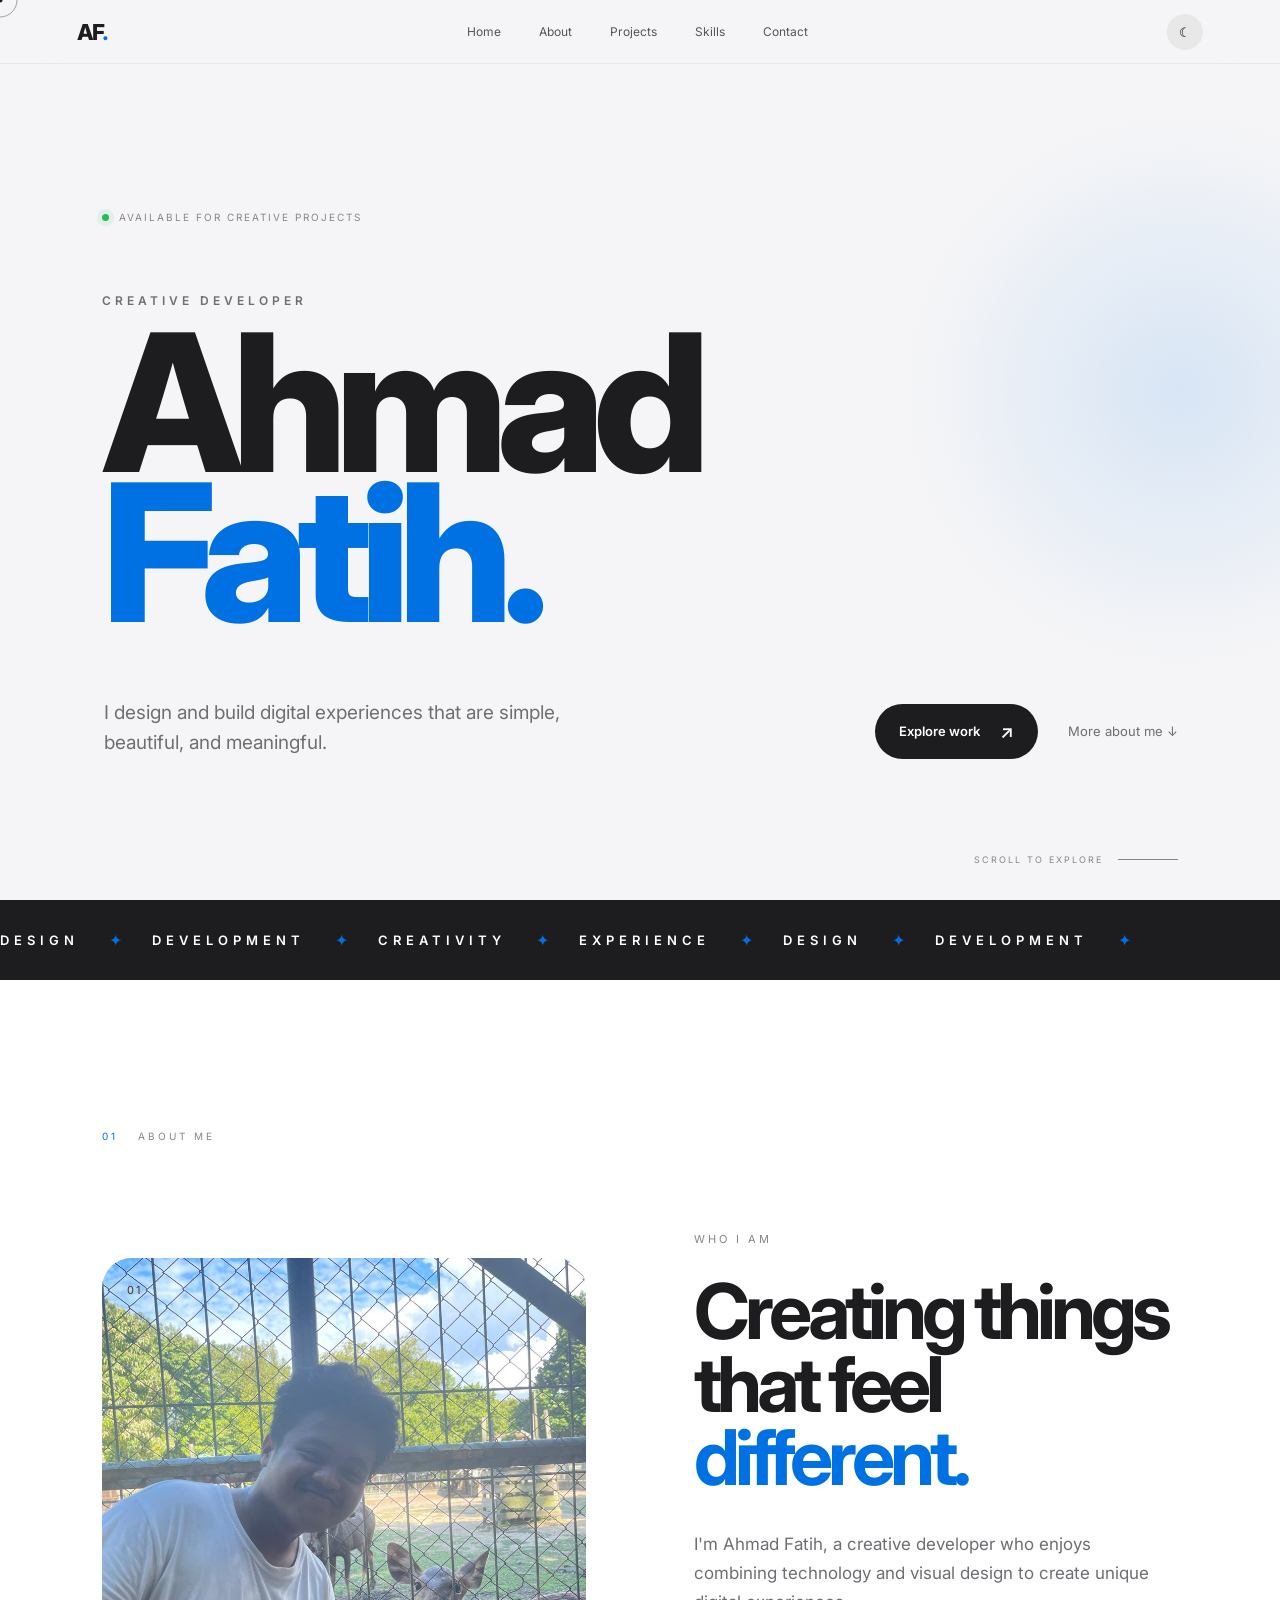
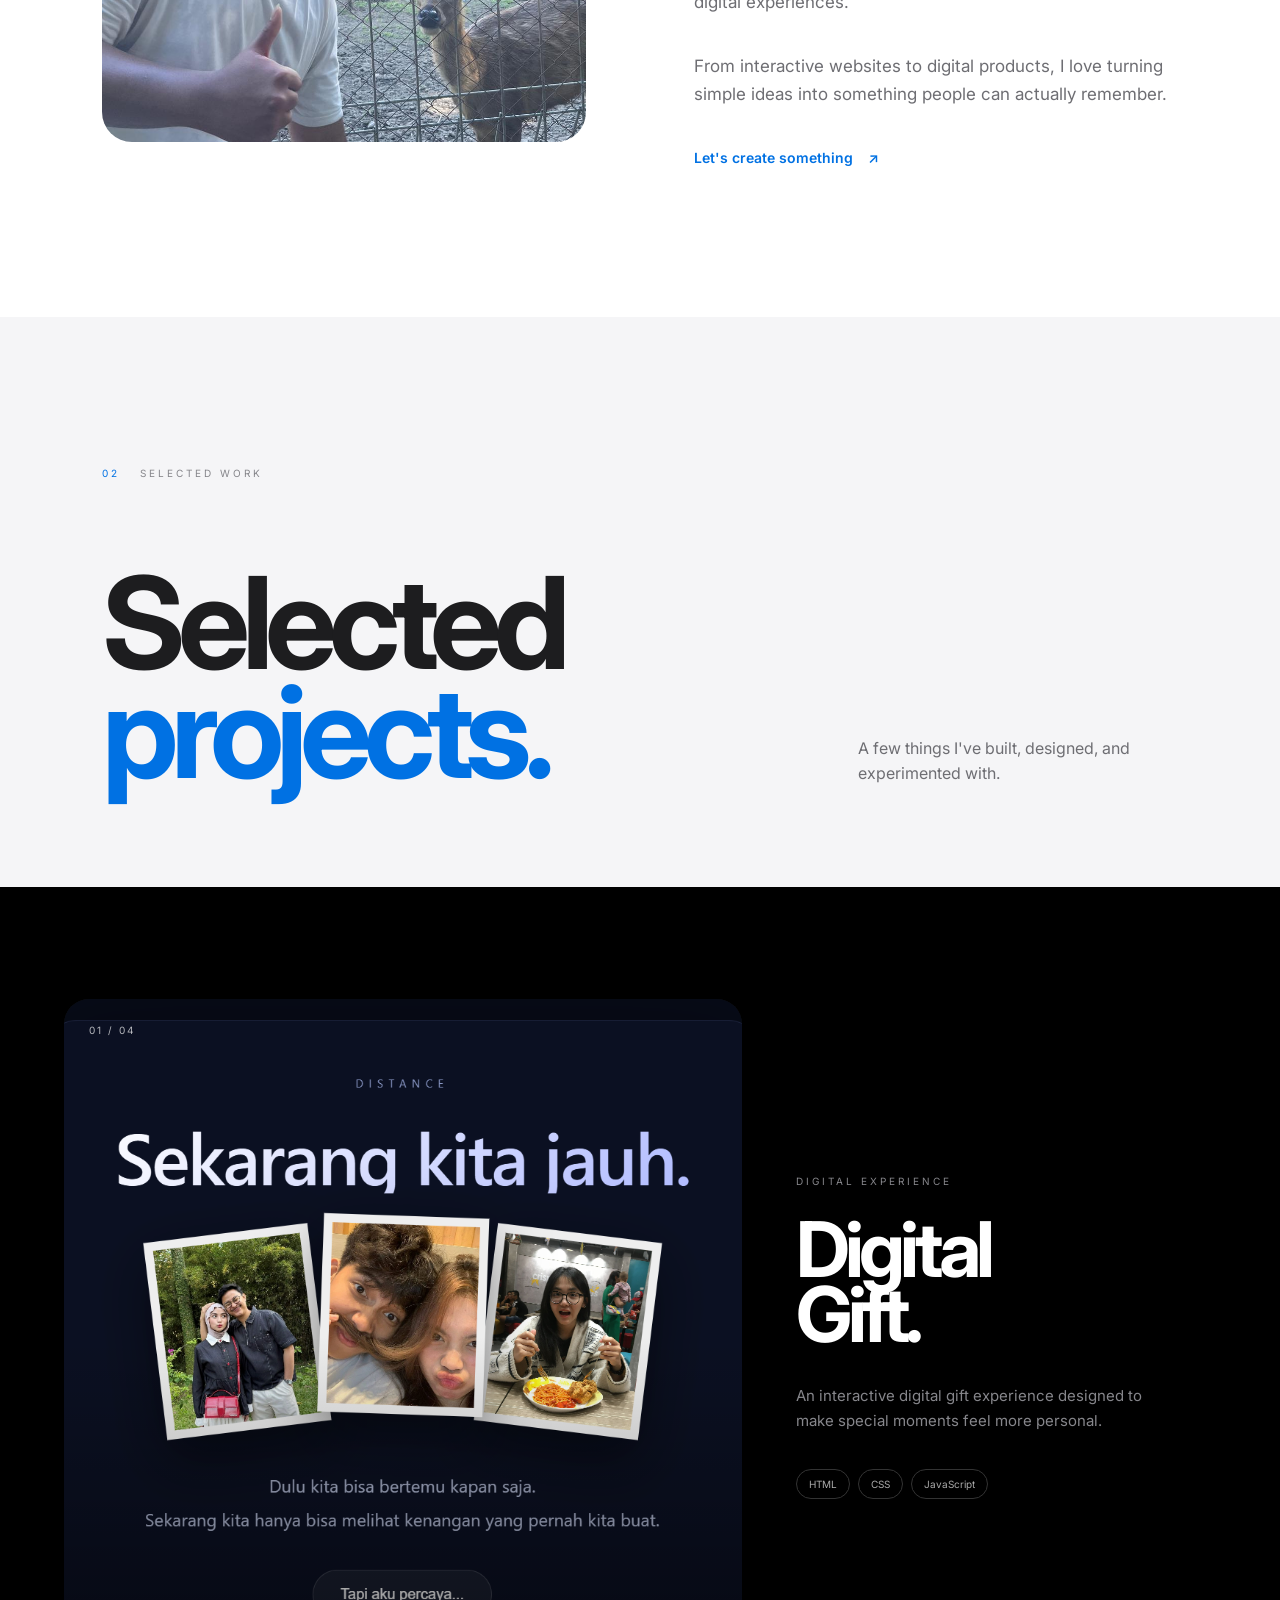
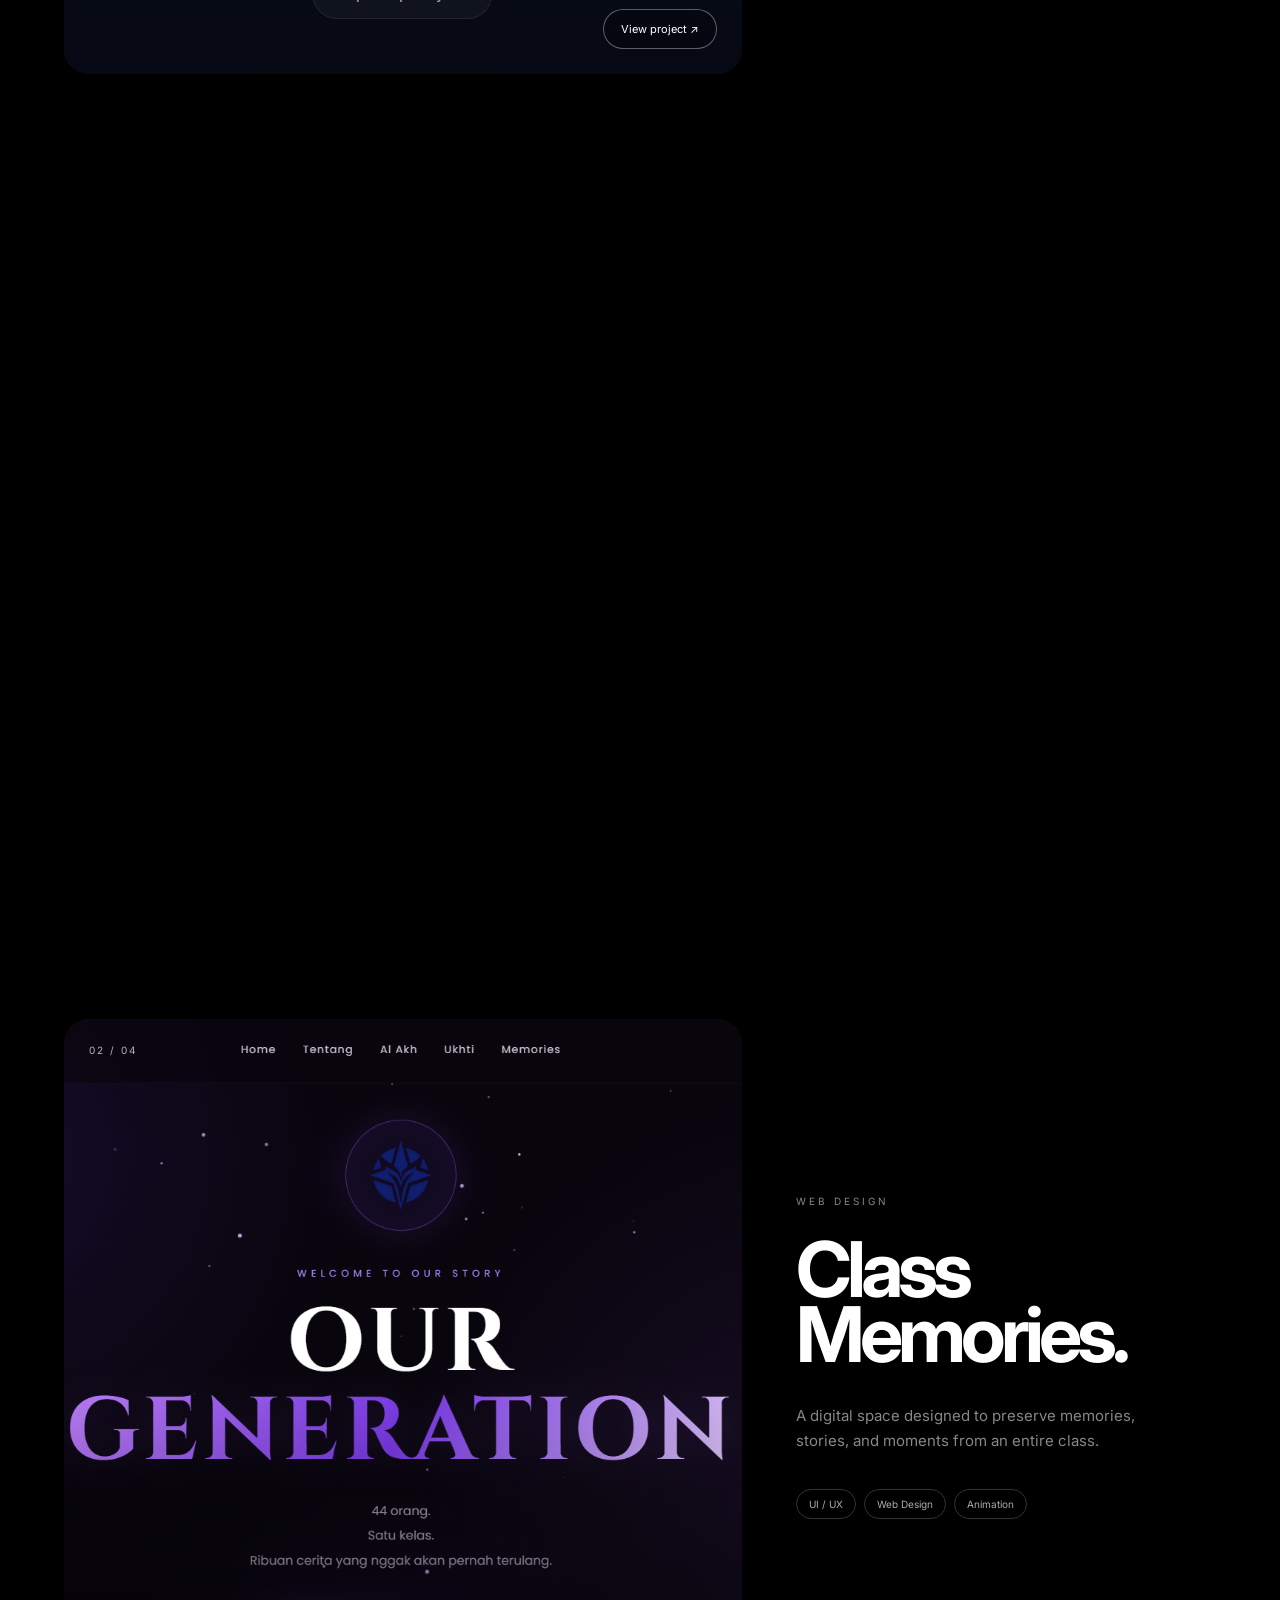
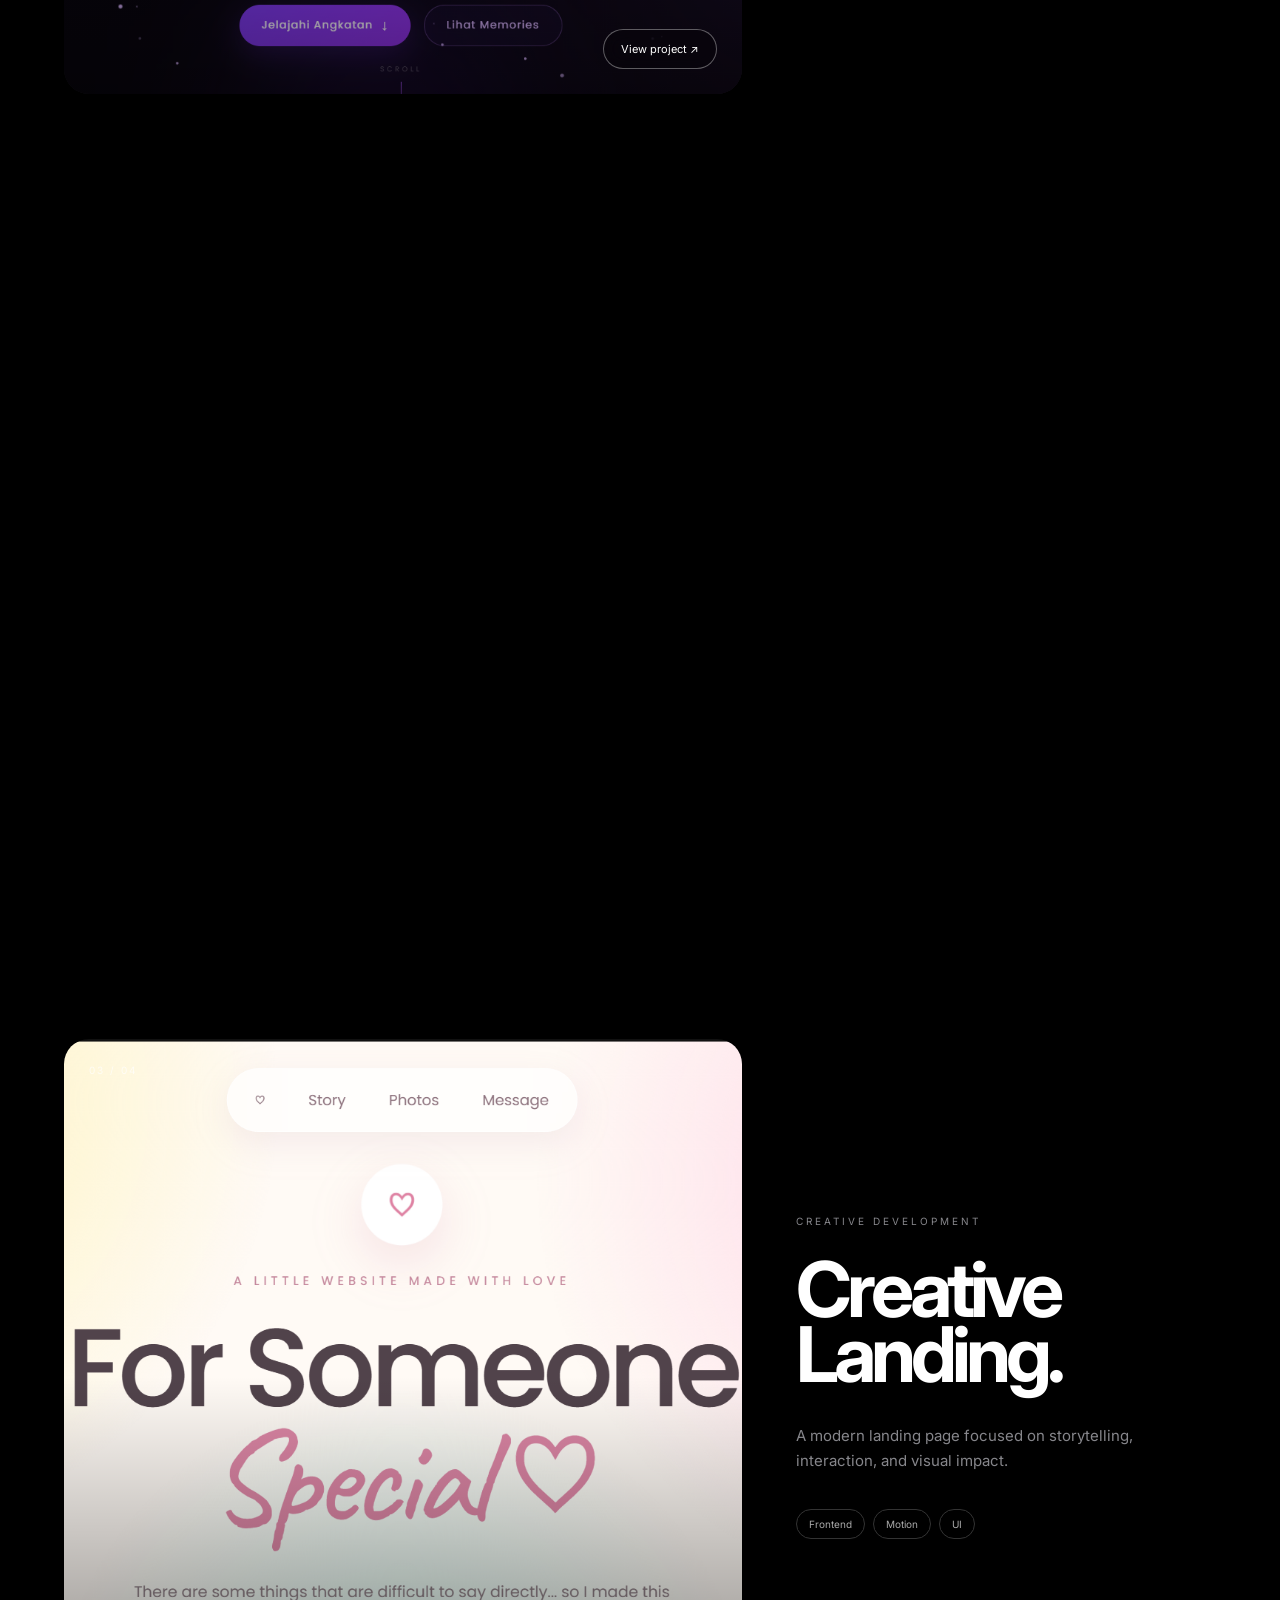
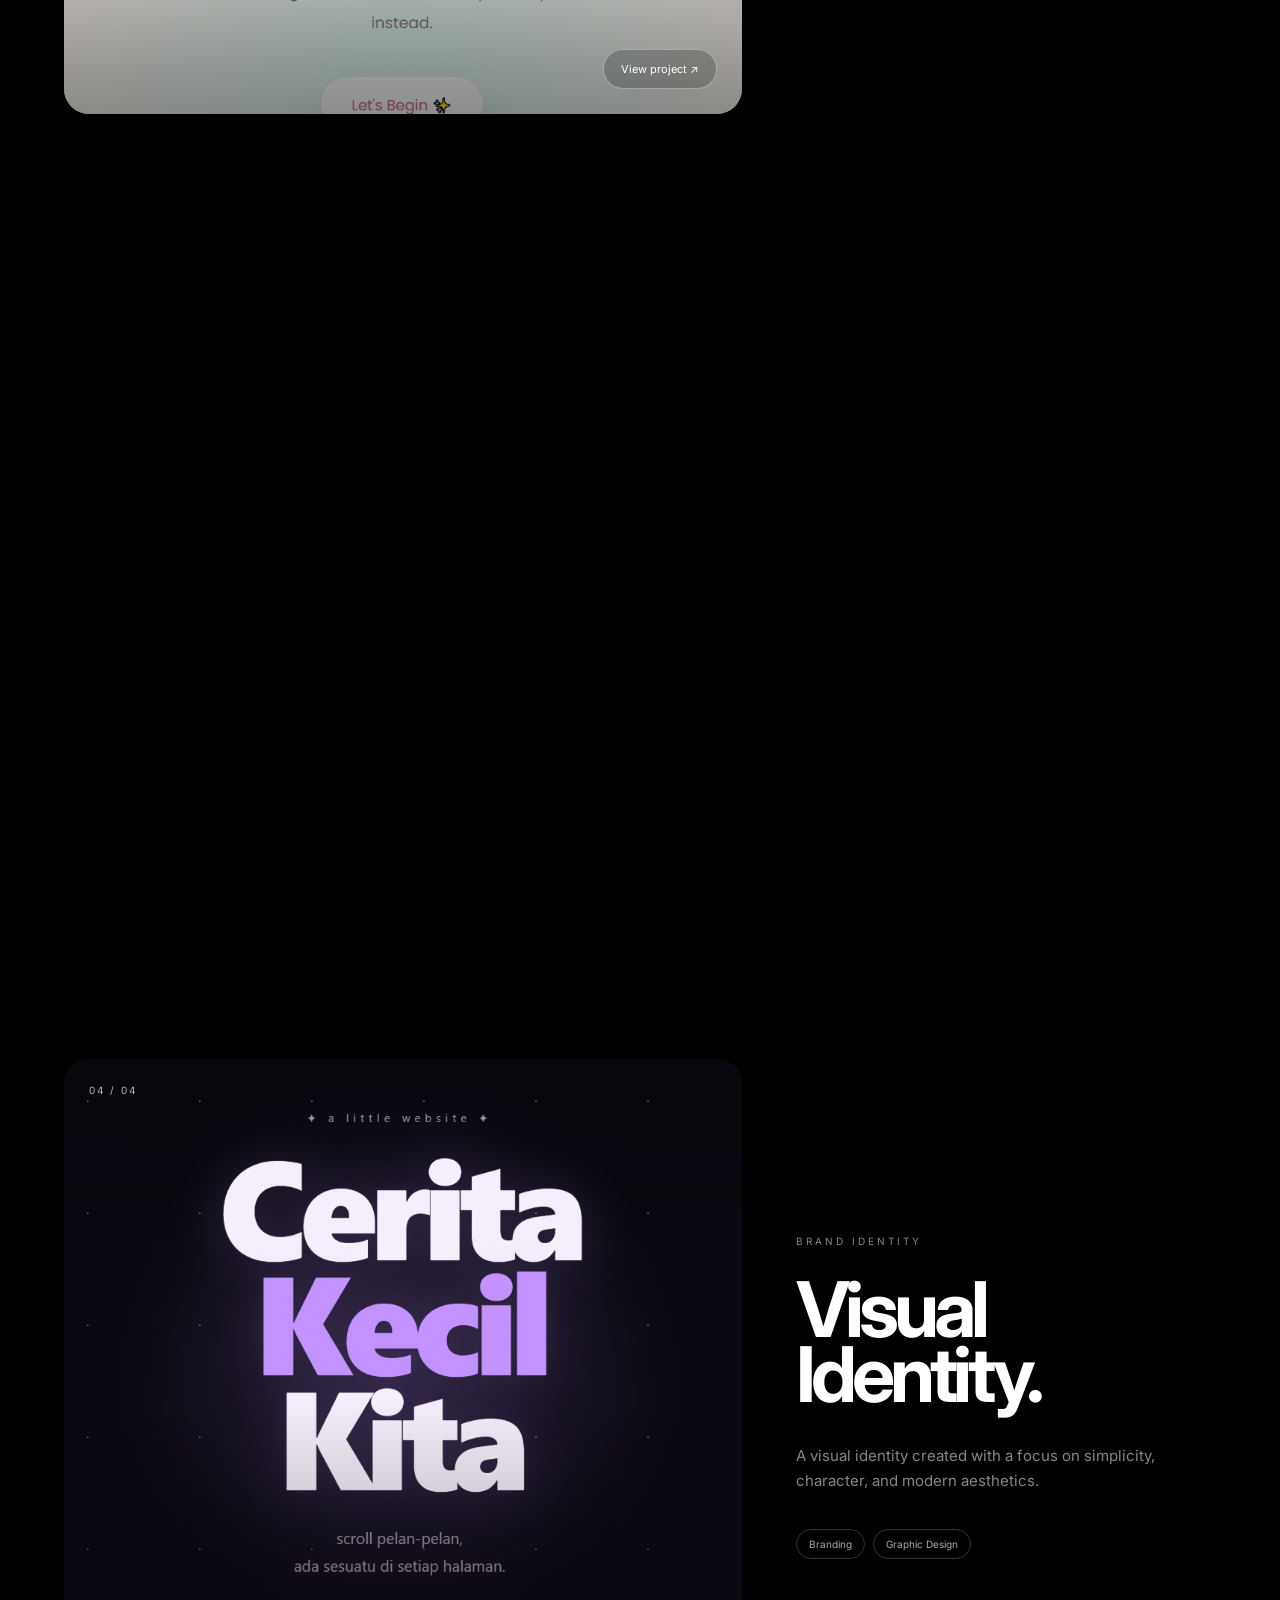
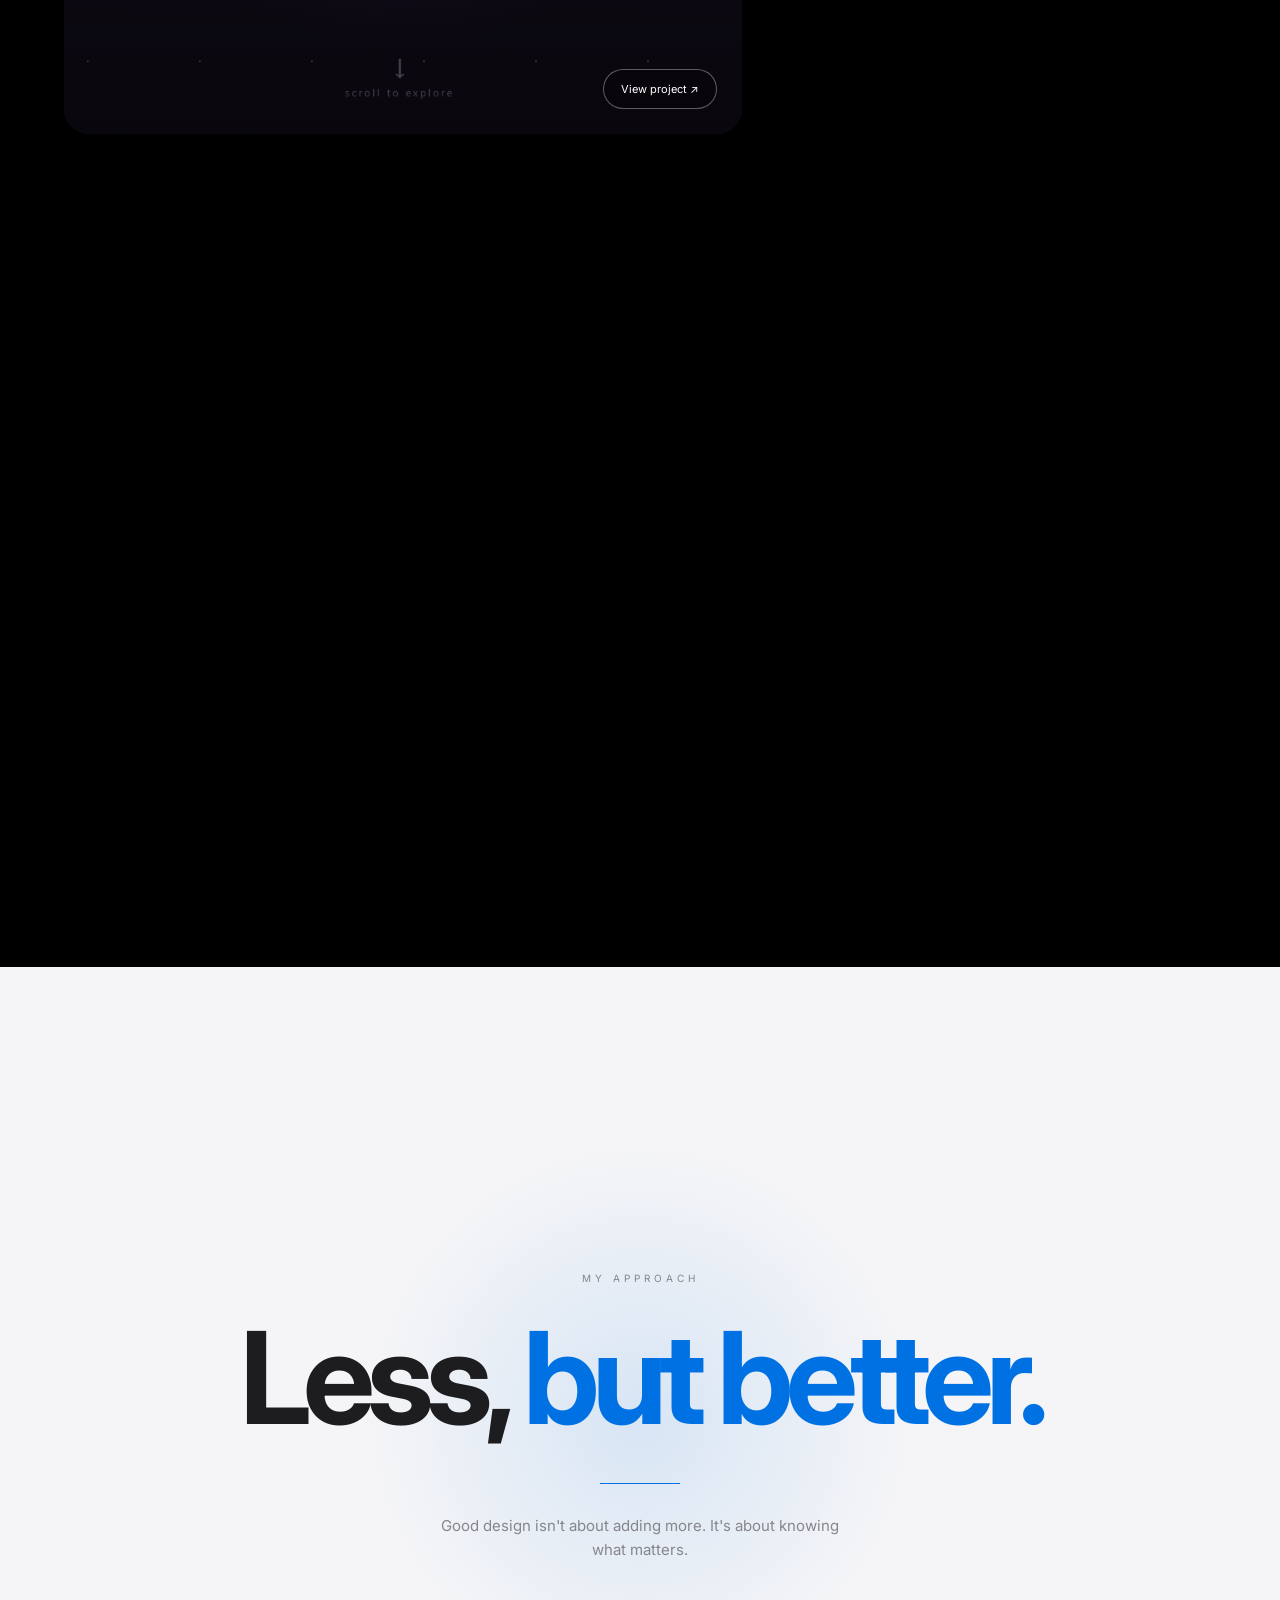
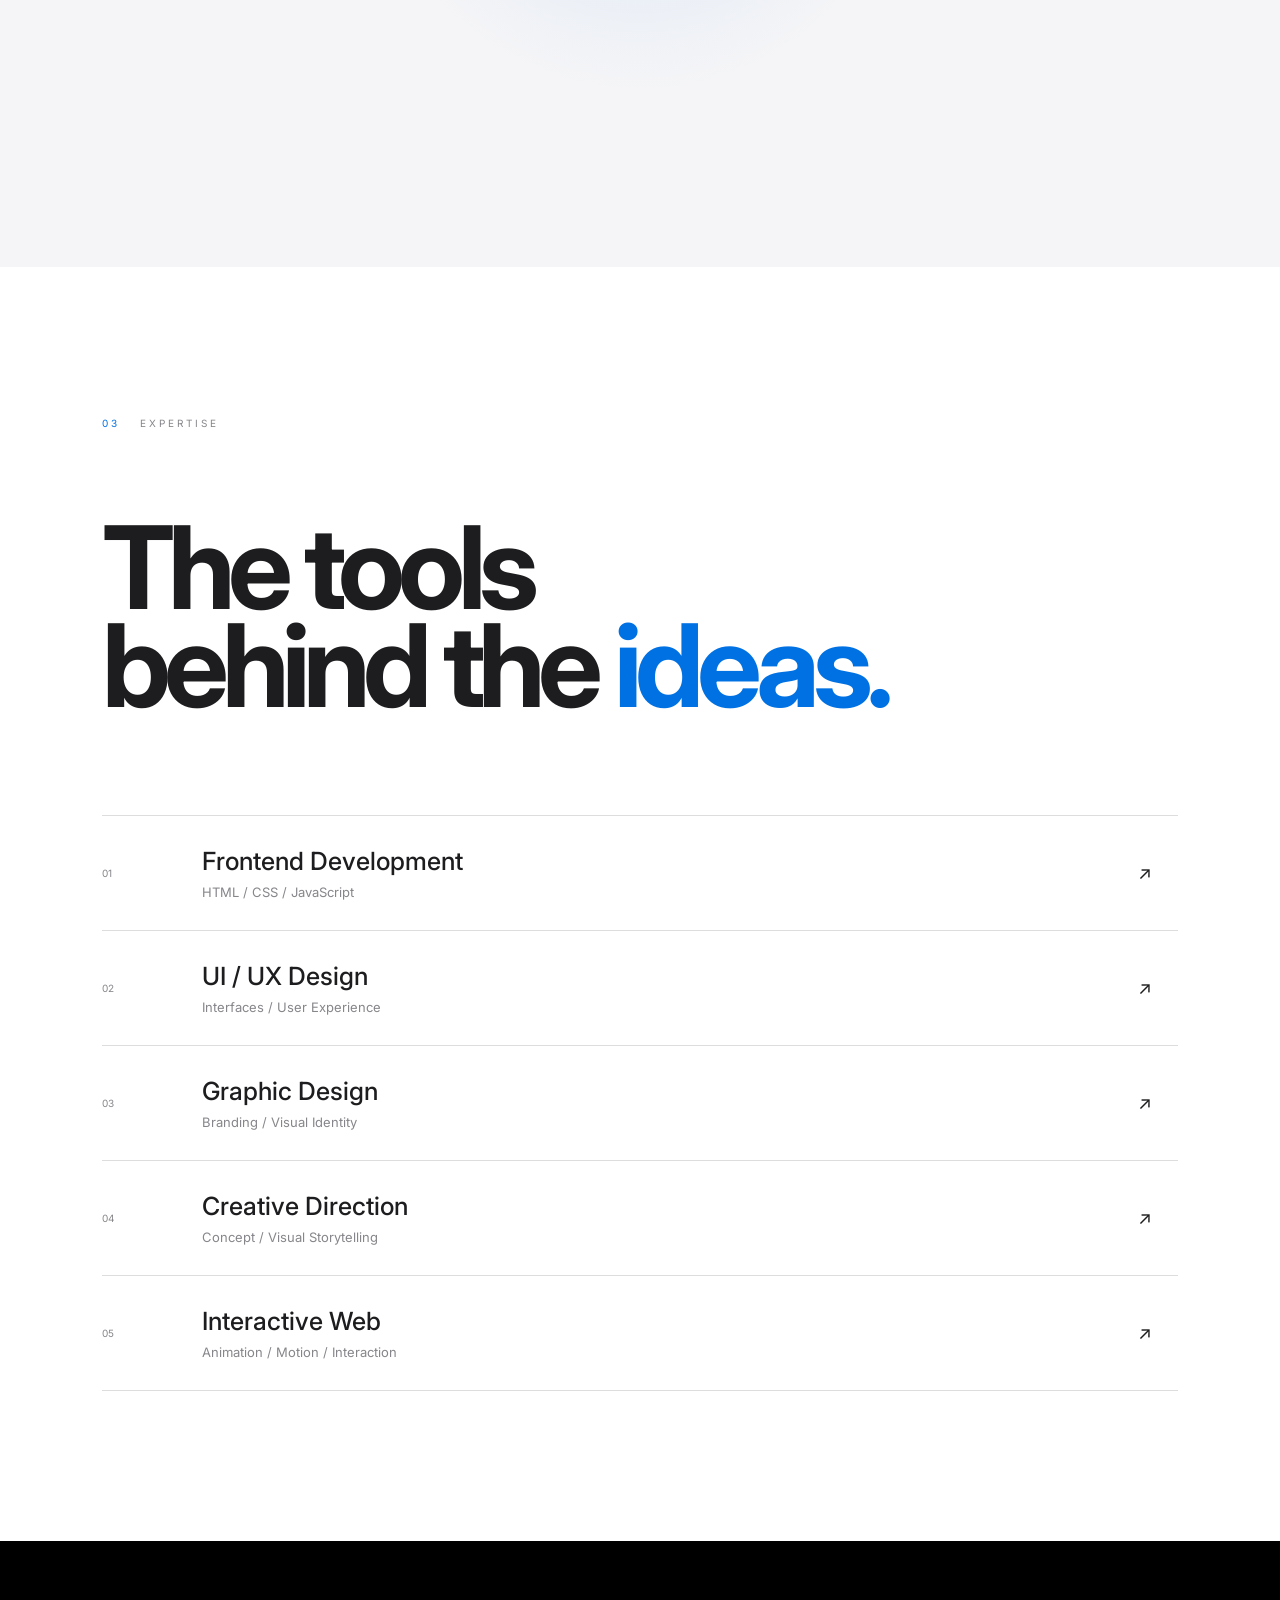
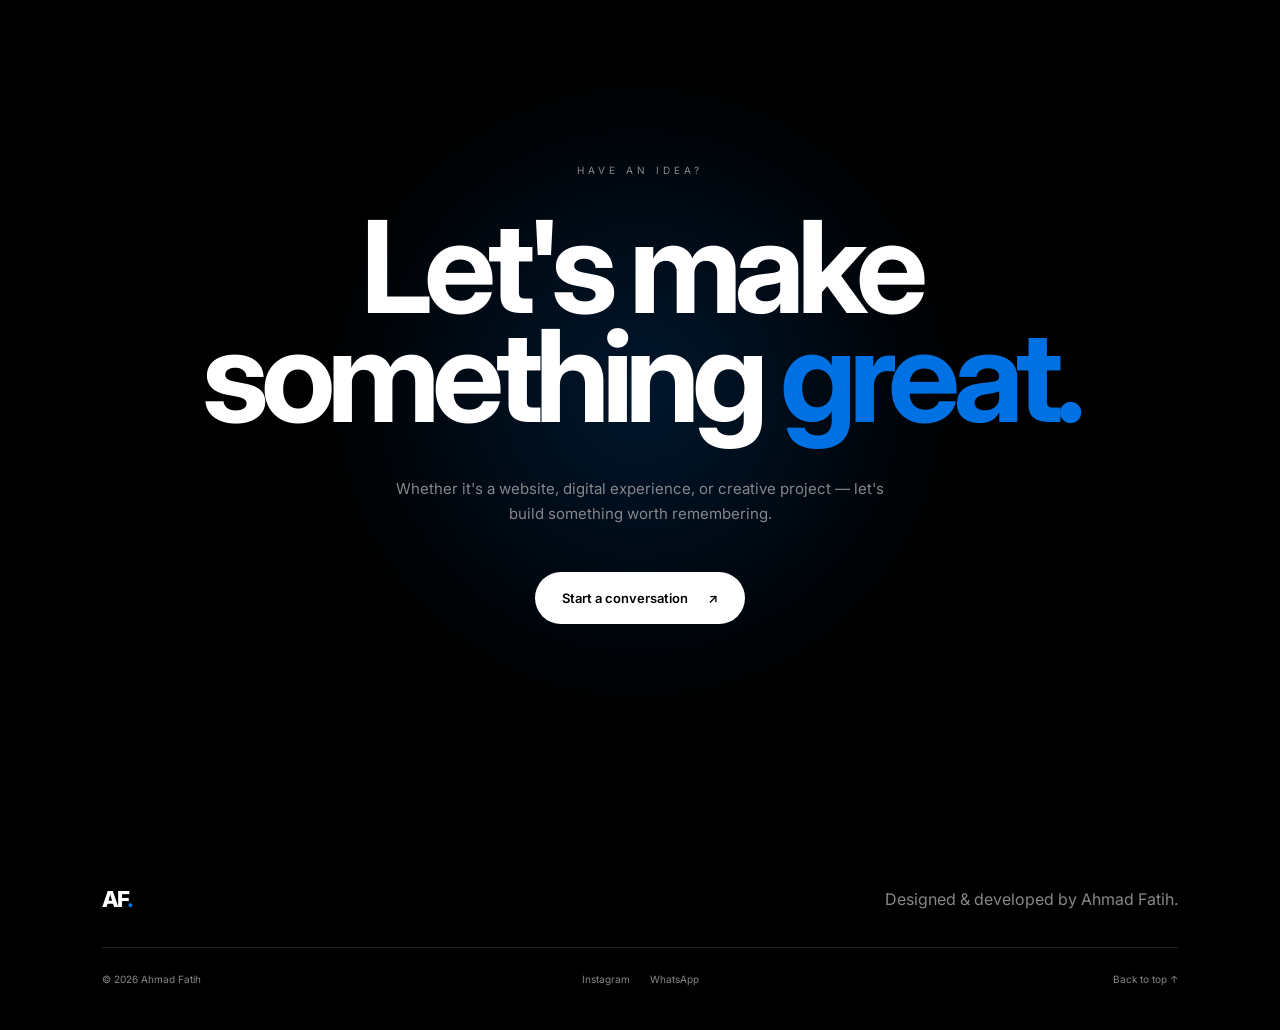
<file: index.html>
<!DOCTYPE html>
<html lang="id">
<head>
    <meta charset="UTF-8">
    <meta name="viewport" content="width=device-width, initial-scale=1.0">

    <title>Ahmad Fatih — Creative Developer</title>

    <meta name="description"
          content="Portfolio Ahmad Fatih — Creative Developer & Digital Designer">

    <link rel="stylesheet" href="style.css">

    <link rel="preconnect" href="https://fonts.googleapis.com">
    <link rel="preconnect" href="https://fonts.gstatic.com" crossorigin>

    <link
        href="https://fonts.googleapis.com/css2?family=Inter:wght@400;500;600;700;800&display=swap"
        rel="stylesheet"
    >
</head>

<body>

<!-- =========================================
     CURSOR
========================================= -->

<div class="cursor"></div>
<div class="cursor-dot"></div>


<!-- =========================================
     SCROLL PROGRESS
========================================= -->

<div class="scroll-progress"></div>


<!-- =========================================
     NAVBAR
========================================= -->

<header class="navbar">

    <a href="#home" class="logo">
        AF<span>.</span>
    </a>

    <nav class="nav-menu">

        <a href="#home">Home</a>
        <a href="#about">About</a>
        <a href="#projects">Projects</a>
        <a href="#skills">Skills</a>
        <a href="#contact">Contact</a>

    </nav>

    <div class="nav-actions">

        <button
            id="themeToggle"
            class="icon-btn"
            aria-label="Toggle theme"
        >
            ☾
        </button>

        <button
            id="menuToggle"
            class="menu-btn"
            aria-label="Open menu"
        >
            <span></span>
            <span></span>
        </button>

    </div>

</header>


<!-- =========================================
     MOBILE MENU
========================================= -->

<div class="mobile-menu" id="mobileMenu">

    <div class="mobile-menu-inner">

        <span class="mobile-label">
            MENU
        </span>

        <a href="#home">
            Home
            <span>01</span>
        </a>

        <a href="#about">
            About
            <span>02</span>
        </a>

        <a href="#projects">
            Projects
            <span>03</span>
        </a>

        <a href="#skills">
            Skills
            <span>04</span>
        </a>

        <a href="#contact">
            Contact
            <span>05</span>
        </a>

    </div>

</div>


<!-- =========================================
     HERO
========================================= -->

<section class="hero" id="home">

    <div class="hero-orb"></div>

    <div class="hero-content">

        <div class="hero-top reveal">

            <span class="status-dot"></span>

            <span>
                AVAILABLE FOR CREATIVE PROJECTS
            </span>

        </div>


        <p class="eyebrow reveal">
            CREATIVE DEVELOPER
        </p>


        <h1 class="hero-title reveal">

            Ahmad
            <br>

            <span>Fatih.</span>

        </h1>


        <div class="hero-bottom">

            <p class="hero-description reveal">

                I design and build digital experiences
                that are simple, beautiful, and meaningful.

            </p>


            <div class="hero-buttons reveal">

                <a href="#projects" class="btn-primary">

                    Explore work

                    <span>↗</span>

                </a>

                <a href="#about" class="btn-text">

                    More about me
                    ↓

                </a>

            </div>

        </div>

    </div>


    <div class="hero-scroll">

        <span>SCROLL TO EXPLORE</span>

        <div class="scroll-line"></div>

    </div>

</section>


<!-- =========================================
     MARQUEE
========================================= -->

<section class="marquee">

    <div class="marquee-track">

        <span>DESIGN</span>
        <i>✦</i>

        <span>DEVELOPMENT</span>
        <i>✦</i>

        <span>CREATIVITY</span>
        <i>✦</i>

        <span>EXPERIENCE</span>
        <i>✦</i>

        <span>DESIGN</span>
        <i>✦</i>

        <span>DEVELOPMENT</span>
        <i>✦</i>

    </div>

</section>


<!-- =========================================
     ABOUT
========================================= -->

<section class="section about" id="about">

    <div class="section-label reveal">

        <span>01</span>

        ABOUT ME

    </div>


    <div class="about-grid">

        <div class="about-image reveal">

            <div class="image-number">
                01
            </div>

            <img
                src="assets/profile.jpg"
                alt="Ahmad Fatih"
            >

        </div>


        <div class="about-content">

            <p class="small-title reveal">
                WHO I AM
            </p>


            <h2 class="reveal">

                Creating things
                <br>

                that feel
                <span>different.</span>

            </h2>


            <p class="about-text reveal">

                I'm Ahmad Fatih, a creative developer who
                enjoys combining technology and visual design
                to create unique digital experiences.

            </p>


            <p class="about-text reveal">

                From interactive websites to digital products,
                I love turning simple ideas into something
                people can actually remember.

            </p>


            <a
                href="#contact"
                class="under-link reveal"
            >

                Let's create something

                <span>↗</span>

            </a>

        </div>

    </div>

</section>


<!-- =========================================
     PROJECTS INTRO
========================================= -->

<section class="projects-intro">

    <div class="section-label reveal">

        <span>02</span>

        SELECTED WORK

    </div>


    <div class="projects-heading reveal">

        <h2>

            Selected
            <br>

            <span>projects.</span>

        </h2>


        <p>

            A few things I've built,
            designed, and experimented with.

        </p>

    </div>

</section>


<!-- =========================================
     APPLE STYLE PROJECT SHOWCASE
========================================= -->

<section class="showcase" id="projects">


    <!-- PROJECT 01 -->

    <article class="showcase-project project-reveal">

        <div class="showcase-sticky">

            <div class="showcase-image">

                <img
                    src="assets/project1.png"
                    alt="Digital Gift Website"
                >

                <div class="image-overlay"></div>

                <div class="project-counter">
                    01 / 04
                </div>
                <a href="LDR/index.html" class="project-open">
    View project ↗
</a>
   

            </div>


            <div class="showcase-info">

                <div class="project-category">
                    DIGITAL EXPERIENCE
                </div>

                <h3>
                    Digital
                    <br>
                    Gift.
                </h3>

                <p>

                    An interactive digital gift experience
                    designed to make special moments feel
                    more personal.

                </p>

                <div class="project-tags">

                    <span>HTML</span>
                    <span>CSS</span>
                    <span>JavaScript</span>

                </div>

            </div>

        </div>

    </article>


    <!-- PROJECT 02 -->

    <article class="showcase-project project-reveal">

        <div class="showcase-sticky">

            <div class="showcase-image">

                <img
                    src="assets/project2.png"
                    alt="Class Website"
                >

                <div class="image-overlay"></div>

                <div class="project-counter">
                    02 / 04
                </div>

 <a href="TOMBOLCERAH/index.html" class="project-open">
    View project ↗
</a>

            </div>


            <div class="showcase-info">

                <div class="project-category">
                    WEB DESIGN
                </div>

                <h3>
                    Class
                    <br>
                    Memories.
                </h3>

                <p>

                    A digital space designed to preserve
                    memories, stories, and moments from
                    an entire class.

                </p>

                <div class="project-tags">

                    <span>UI / UX</span>
                    <span>Web Design</span>
                    <span>Animation</span>

                </div>

            </div>

        </div>

    </article>


    <!-- PROJECT 03 -->

    <article class="showcase-project project-reveal">

        <div class="showcase-sticky">

            <div class="showcase-image">

                <img
                    src="assets/project3.png"
                    alt="Creative Landing Page"
                >

                <div class="image-overlay"></div>

                <div class="project-counter">
                    03 / 04
                </div>

   <a href="TOMBOLCERAH/index.html" class="project-open">
    View project ↗
</a>

            </div>


            <div class="showcase-info">

                <div class="project-category">
                    CREATIVE DEVELOPMENT
                </div>

                <h3>
                    Creative
                    <br>
                    Landing.
                </h3>

                <p>

                    A modern landing page focused on
                    storytelling, interaction, and
                    visual impact.

                </p>

                <div class="project-tags">

                    <span>Frontend</span>
                    <span>Motion</span>
                    <span>UI</span>

                </div>

            </div>

        </div>

    </article>


    <!-- PROJECT 04 -->

    <article class="showcase-project project-reveal">

        <div class="showcase-sticky">

            <div class="showcase-image">

                <img
                    src="assets/project4.png"
                    alt="Brand Identity"
                >

                <div class="image-overlay"></div>

                <div class="project-counter">
                    04 / 04
                </div>

   <a href="SLIDE GELAP 2/index.html" class="project-open">
    View project ↗
</a>

            </div>


            <div class="showcase-info">

                <div class="project-category">
                    BRAND IDENTITY
                </div>

                <h3>
                    Visual
                    <br>
                    Identity.
                </h3>

                <p>

                    A visual identity created with a focus
                    on simplicity, character, and modern
                    aesthetics.

                </p>

                <div class="project-tags">

                    <span>Branding</span>
                    <span>Graphic Design</span>

                </div>

            </div>

        </div>

    </article>

</section>


<!-- =========================================
     BIG STATEMENT
========================================= -->

<section class="statement">

    <div class="statement-bg"></div>

    <div class="statement-content reveal">

        <p>
            MY APPROACH
        </p>

        <h2>

            Less,
            <span>but better.</span>

        </h2>

        <div class="statement-line"></div>

        <p class="statement-description">

            Good design isn't about adding more.
            It's about knowing what matters.

        </p>

    </div>

</section>


<!-- =========================================
     SKILLS
========================================= -->

<section class="section skills" id="skills">

    <div class="section-label reveal">

        <span>03</span>

        EXPERTISE

    </div>


    <div class="skills-header">

        <h2 class="reveal">

            The tools
            <br>

            behind the
            <span>ideas.</span>

        </h2>

    </div>


    <div class="skills-list">


        <div class="skill reveal">

            <span>01</span>

            <div>

                <h3>
                    Frontend Development
                </h3>

                <p>
                    HTML / CSS / JavaScript
                </p>

            </div>

            <strong>
                ↗
            </strong>

        </div>


        <div class="skill reveal">

            <span>02</span>

            <div>

                <h3>
                    UI / UX Design
                </h3>

                <p>
                    Interfaces / User Experience
                </p>

            </div>

            <strong>
                ↗
            </strong>

        </div>


        <div class="skill reveal">

            <span>03</span>

            <div>

                <h3>
                    Graphic Design
                </h3>

                <p>
                    Branding / Visual Identity
                </p>

            </div>

            <strong>
                ↗
            </strong>

        </div>


        <div class="skill reveal">

            <span>04</span>

            <div>

                <h3>
                    Creative Direction
                </h3>

                <p>
                    Concept / Visual Storytelling
                </p>

            </div>

            <strong>
                ↗
            </strong>

        </div>


        <div class="skill reveal">

            <span>05</span>

            <div>

                <h3>
                    Interactive Web
                </h3>

                <p>
                    Animation / Motion / Interaction
                </p>

            </div>

            <strong>
                ↗
            </strong>

        </div>

    </div>

</section>


<!-- =========================================
     CONTACT
========================================= -->

<section class="contact" id="contact">

    <div class="contact-glow"></div>

    <div class="contact-content reveal">

        <span>
            HAVE AN IDEA?
        </span>

        <h2>

            Let's make
            <br>

            something
            <em>great.</em>

        </h2>

        <p>

            Whether it's a website, digital experience,
            or creative project — let's build something
            worth remembering.

        </p>

        <a
              href="https://wa.me/6281234567890?text=Halo%20Ahmad%2C%20saya%20tertarik%20dengan%20portfolio%20kamu."
    target="_blank"
    class="contact-button"
        >

            Start a conversation

            <span>↗</span>

        </a>

    </div>

</section>


<!-- =========================================
     FOOTER
========================================= -->

<footer>

    <div class="footer-top">

        <div class="footer-logo">
            AF<span>.</span>
        </div>

        <p>
            Designed & developed by Ahmad Fatih.
        </p>

    </div>


    <div class="footer-bottom">

        <span>
            © 2026 Ahmad Fatih
        </span>

        <div class="socials">

            <a href="https://www.instagram.com/ahmaddfatihh/">
                Instagram
            </a>

            <a href="https://wa.me/6282277444743" target="_blank">
        WhatsApp
            </a>

         

        </div>

        <a href="#home">
            Back to top ↑
        </a>

    </div>

</footer>


<script src="script.js"></script>

</body>
</html>
</file>
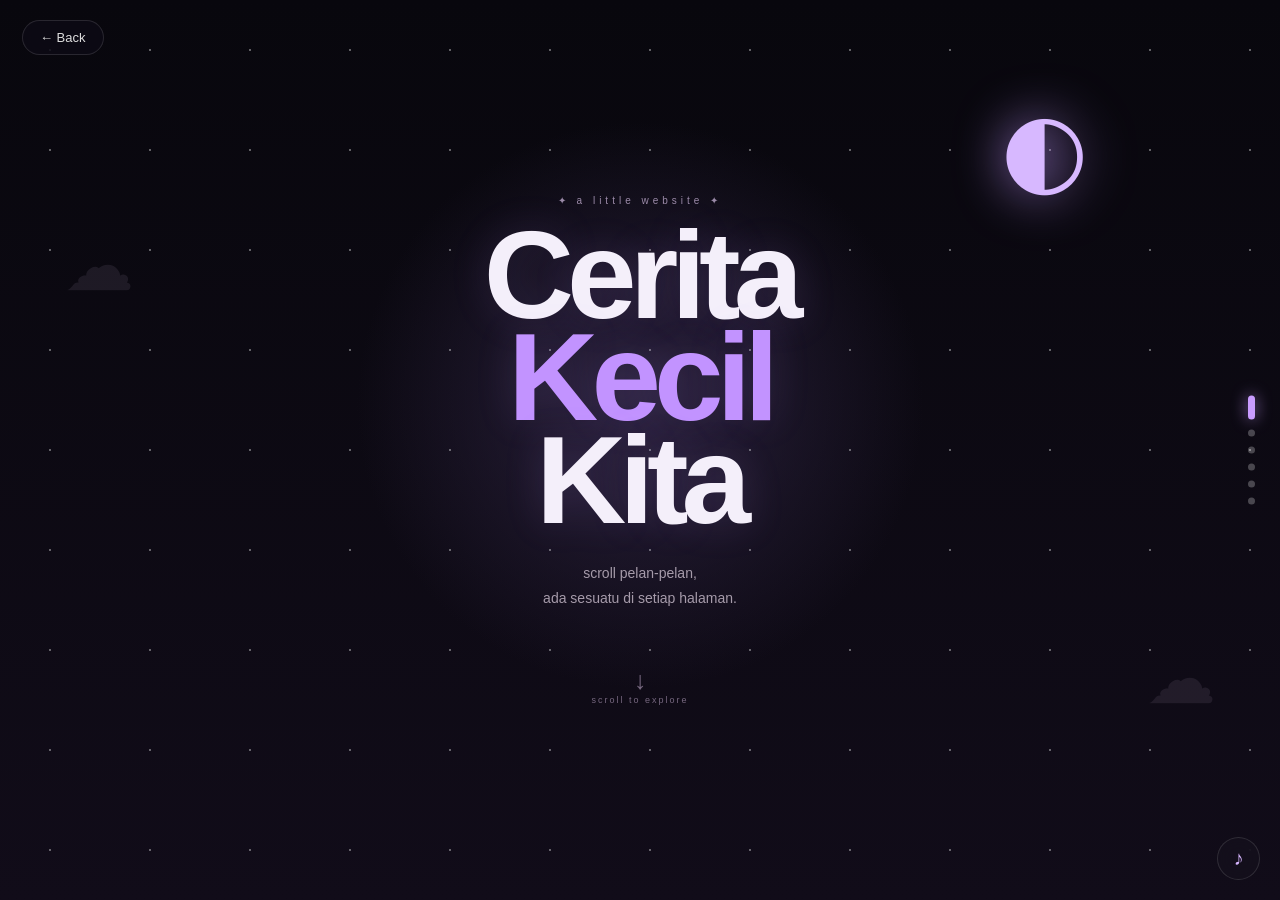
<file: SLIDE GELAP 2/index.html>
<!DOCTYPE html>
<html lang="id">
<head>
    <meta charset="UTF-8">
    <meta name="viewport" content="width=device-width, initial-scale=1.0">

    <title>Cerita Kecil Kita 🖤</title>

    <link rel="stylesheet" href="style.css">
</head>

<body>

    <!-- BACK -->
    <button class="back-btn" onclick="goBack()">
        ← Back
    </button>


    <!-- PROGRESS -->
    <div class="progress">
        <span class="dot active" onclick="goToSlide(0)"></span>
        <span class="dot" onclick="goToSlide(1)"></span>
        <span class="dot" onclick="goToSlide(2)"></span>
        <span class="dot" onclick="goToSlide(3)"></span>
        <span class="dot" onclick="goToSlide(4)"></span>
        <span class="dot" onclick="goToSlide(5)"></span>
    </div>


    <!-- MUSIC -->
    <button class="music-button" onclick="toggleMusic()" id="musicButton">
        ♪
    </button>

    <audio id="music" loop>
        <source src="musik.mp3" type="audio/mpeg">
    </audio>


    <!-- =========================
         SLIDE CONTAINER
    ========================== -->

    <main class="slides">


        <!-- =========================
             SLIDE 1
        ========================== -->

        <section class="slide slide-1">

            <div class="stars"></div>

            <div class="moon">
                ◐
            </div>

            <div class="tiny-cloud cloud-one">
                ☁
            </div>

            <div class="tiny-cloud cloud-two">
                ☁
            </div>

            <div class="content opening">

                <div class="eyebrow">
                    ✦ a little website ✦
                </div>

                <h1>
                    Cerita
                    <span>Kecil</span>
                    Kita
                </h1>

                <p>
                    scroll pelan-pelan,<br>
                    ada sesuatu di setiap halaman.
                </p>

                <div class="scroll-hint">
                    ↓
                    <small>scroll to explore</small>
                </div>

            </div>

        </section>


        <!-- =========================
             SLIDE 2
        ========================== -->

        <section class="slide slide-2">

            <div class="content">

                <div class="number">
                    02
                </div>

                <div class="mini-label">
                    HELLO THERE
                </div>

                <h2>
                    Hey,
                    <span>you.</span>
                </h2>

                <div class="cute-card">

                    <div class="card-star">
                        ✦
                    </div>

                    <p>
                        Ada banyak hal yang bisa
                        ditulis di internet.
                    </p>

                    <p>
                        Tapi kali ini aku cuma mau
                        membuat sesuatu yang kecil,
                        sederhana, dan sedikit lucu.
                    </p>

                    <div class="card-bottom">
                        made with ♡
                    </div>

                </div>

                <button
                    class="pill-button"
                    onclick="heartExplosion()"
                >
                    tap me ♡
                </button>

            </div>

        </section>


        <!-- =========================
             SLIDE 3
        ========================== -->

        <section class="slide slide-3">

            <div class="content">

                <div class="number">
                    03
                </div>

                <div class="mini-label">
                    LITTLE MEMORY
                </div>

                <h2>
                    Some things
                    <span>stay.</span>
                </h2>

                <div class="polaroid">

                    <div class="photo">

                        <img
                            src="foto.jpg"
                            alt="Memory"
                        >

                    </div>

                    <div class="photo-caption">
                        one little memory ♡
                    </div>

                </div>

                <p class="under-photo">
                    klik fotonya ✨
                </p>

            </div>

        </section>


        <!-- =========================
             SLIDE 4
        ========================== -->

        <section class="slide slide-4">

            <div class="content">

                <div class="number">
                    04
                </div>

                <div class="mini-label">
                    LITTLE THINGS
                </div>

                <h2>
                    Pick
                    <span>one.</span>
                </h2>

                <div class="choice-grid">

                    <button onclick="showMessage('star')">

                        <div class="choice-icon">
                            ✦
                        </div>

                        <strong>
                            Star
                        </strong>

                        <small>
                            click me
                        </small>

                    </button>


                    <button onclick="showMessage('flower')">

                        <div class="choice-icon">
                            ♡
                        </div>

                        <strong>
                            Heart
                        </strong>

                        <small>
                            click me
                        </small>

                    </button>


                    <button onclick="showMessage('moon')">

                        <div class="choice-icon">
                            ◐
                        </div>

                        <strong>
                            Moon
                        </strong>

                        <small>
                            click me
                        </small>

                    </button>

                </div>

                <div
                    class="choice-message"
                    id="choiceMessage"
                >
                    pilih salah satu...
                </div>

            </div>

        </section>


        <!-- =========================
             SLIDE 5
        ========================== -->

        <section class="slide slide-5">

            <div class="content">

                <div class="number">
                    05
                </div>

                <div class="mini-label">
                    A LITTLE LETTER
                </div>

                <h2>
                    Dear
                    <span>you,</span>
                </h2>

                <div class="letter">

                    <div class="letter-top">
                        ✉
                    </div>

                    <p>
                        Kalau suatu hari kamu
                        menemukan halaman ini lagi,
                        semoga kamu masih bisa
                        tersenyum kecil.
                    </p>

                    <p>
                        Nggak semua hal harus besar
                        untuk menjadi berarti.
                    </p>

                    <p>
                        Kadang sebuah pesan kecil,
                        sebuah foto, atau bahkan
                        sebuah website sederhana
                        bisa menyimpan cerita yang
                        panjang.
                    </p>

                    <div class="signature">
                        — from someone ♡
                    </div>

                </div>

            </div>

        </section>


        <!-- =========================
             SLIDE 6
        ========================== -->

        <section class="slide slide-6">

            <div class="stars"></div>

            <div class="content ending">

                <div class="final-symbol">
                    ✦
                </div>

                <div class="mini-label">
                    06 · THE END
                </div>

                <h2>
                    That's
                    <span>all.</span>
                </h2>

                <p class="final-text">
                    Enam halaman kecil.<br>
                    Satu cerita kecil.<br>
                    Semoga kamu menikmatinya.
                </p>

                <button
                    class="restart-button"
                    onclick="goToSlide(0)"
                >
                    ↻ start again
                </button>

                <div class="final-decoration">
                    ☾　♡　✦　♡　☽
                </div>

            </div>

        </section>

    </main>


    <!-- POPUP -->

    <div
        class="popup"
        id="popup"
        onclick="closePopup(event)"
    >

        <div class="popup-box">

            <button
                class="close"
                onclick="closePopup()"
            >
                ×
            </button>

            <div
                class="popup-icon"
                id="popupIcon"
            >
                ✦
            </div>

            <h3 id="popupTitle">
                Hello
            </h3>

            <p id="popupText">
                ...
            </p>

        </div>

    </div>


    <script src="script.js"></script>

</body>
</html>
</file>
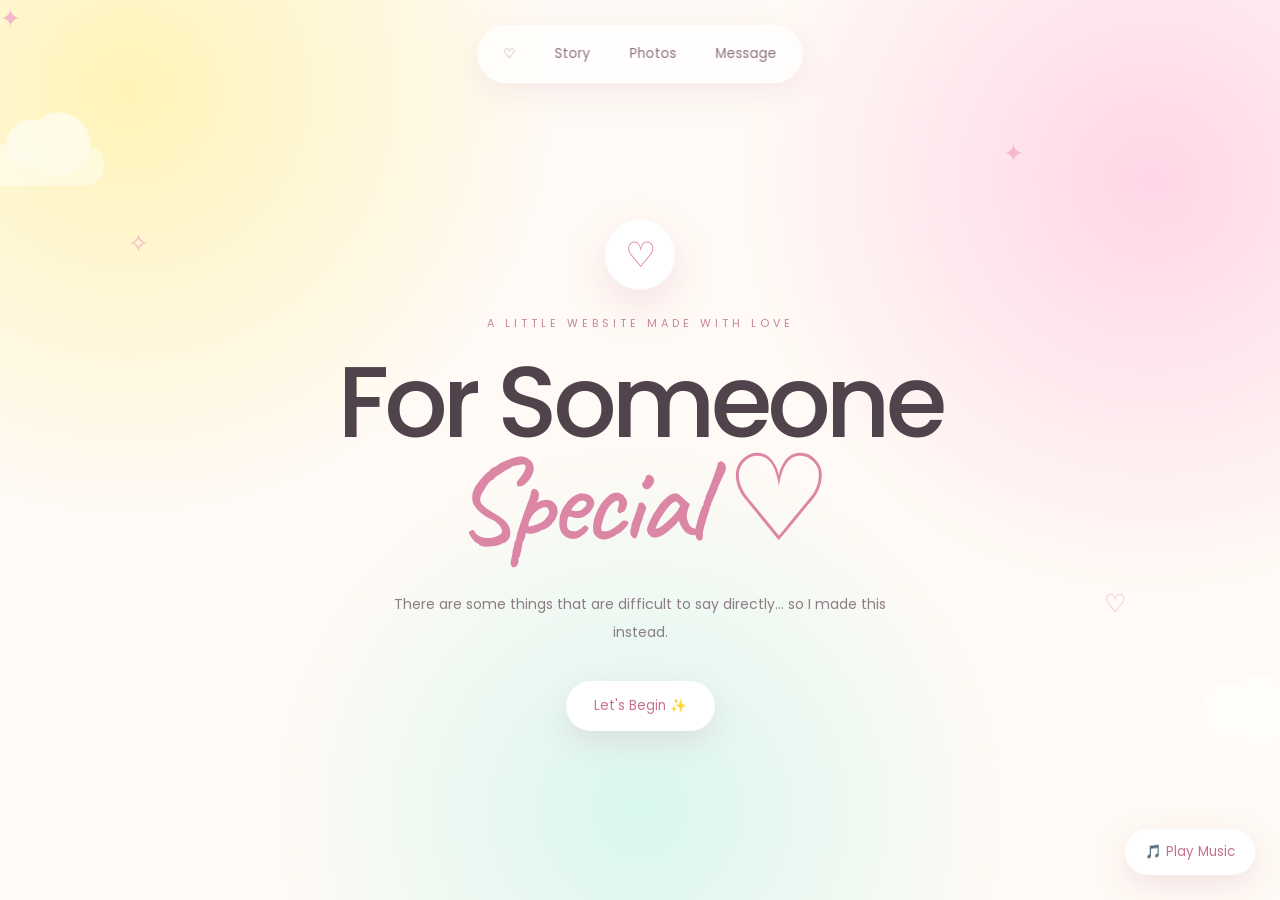
<file: TOMBOLCERAH/index.html>
<!DOCTYPE html>
<html lang="id">
<head>
    <meta charset="UTF-8">
    <meta name="viewport" content="width=device-width, initial-scale=1.0">

    <title>A Little Something ♡</title>

    <link rel="stylesheet" href="style.css">

    <link rel="preconnect" href="https://fonts.googleapis.com">
    <link rel="preconnect" href="https://fonts.gstatic.com" crossorigin>

    <link href="https://fonts.googleapis.com/css2?family=Caveat:wght@400;500;600;700&family=Poppins:wght@300;400;500;600&display=swap" rel="stylesheet">
</head>

<body>

    <!-- DEKORASI -->
    <div class="sparkle">✦</div>
    <div class="sparkle s2">✧</div>
    <div class="sparkle s3">♡</div>
    <div class="sparkle s4">✦</div>

    <div class="cloud cloud1"></div>
    <div class="cloud cloud2"></div>


    <!-- MUSIK -->
    <audio id="music" loop>
        <source src="./music.mp3" type="audio/mpeg">
    </audio>

    <button class="music-btn" onclick="toggleMusic()">
        🎵 <span id="musicText">Play Music</span>
    </button>


    <!-- NAVIGASI -->
    <nav>

        <button onclick="showPage('home')">
            ♡
        </button>

        <button onclick="showPage('story')">
            Story
        </button>

        <button onclick="showPage('photos')">
            Photos
        </button>

        <button onclick="showPage('message')">
            Message
        </button>

    </nav>


    <!-- HOME -->
    <section id="home" class="page active">

        <div class="home">

            <div class="mini-heart">
                ♡
            </div>

            <p class="welcome">
                a little website made with love
            </p>

            <h1>
                For Someone
                <br>
                <span>Special ♡</span>
            </h1>

            <p class="intro">
                There are some things that are
                difficult to say directly...
                so I made this instead.
            </p>

            <button class="main-btn" onclick="showPage('story')">
                Let's Begin ✨
            </button>

        </div>

    </section>


    <!-- STORY -->
    <section id="story" class="page">

        <div class="container">

            <p class="label">
                ✿ 01 — OUR LITTLE STORY
            </p>

            <h2>
                It all started
                <br>
                <span>with something small.</span>
            </h2>


            <div class="story-card">

                <div class="card-decoration">
                    ✿
                </div>

                <p>
                    Aku nggak tahu kapan tepatnya
                    semuanya mulai terasa berbeda.
                </p>

                <p>
                    Mungkin dari percakapan sederhana,
                    perhatian kecil, atau hanya karena
                    senyummu.
                </p>

                <p>
                    Tapi sejak saat itu,
                    ada seseorang yang diam-diam
                    selalu berhasil membuat hariku
                    terasa lebih menyenangkan.
                </p>

                <div class="signature">
                    — someone who cares ♡
                </div>

            </div>


            <button class="main-btn" onclick="showPage('photos')">
                See the memories →
            </button>

        </div>

    </section>


    <!-- FOTO -->
    <section id="photos" class="page">

        <div class="container">

            <p class="label">
                ✿ 02 — LITTLE MEMORIES
            </p>

            <h2>
                A few moments
                <br>
                <span>worth remembering.</span>
            </h2>


            <div class="photo-area">

                <div class="polaroid p1">

                    <div class="photo">
                        <img src="./foto/foto1.jpg" alt="Foto 1">
                    </div>

                    <p>
                        this one ♡
                    </p>

                </div>


                <div class="polaroid p2">

                    <div class="photo">
                        <img src="./foto/foto2.jpg" alt="Foto 2">
                    </div>

                    <p>
                        little happiness
                    </p>

                </div>


                <div class="polaroid p3">

                    <div class="photo">
                        <img src="./foto/foto3.jpg" alt="Foto 3">
                    </div>

                    <p>
                        just because ✿
                    </p>

                </div>

            </div>


            <button class="main-btn" onclick="showPage('message')">
                One more thing →
            </button>

        </div>

    </section>


    <!-- MESSAGE -->
    <section id="message" class="page">

        <div class="container message-container">

            <p class="label">
                ✿ 03 — A LITTLE MESSAGE
            </p>


            <div class="letter">

                <div class="letter-top">
                    ♡
                </div>

                <h2>
                    Dear
                    <br>
                    <span>You.</span>
                </h2>


                <p>
                    Kalau kamu sampai di bagian ini,
                    berarti kamu sudah melihat
                    semuanya.
                </p>

                <p>
                    Aku cuma ingin mengatakan
                    satu hal sederhana...
                </p>


                <div class="highlight">
                    Thank you for being you. ♡
                </div>


                <p>
                    Terima kasih sudah pernah hadir,
                    membuat tersenyum, dan menjadi
                    bagian kecil dari sebuah cerita
                    yang akan selalu aku ingat.
                </p>


                <p class="last">
                    Semoga kamu selalu bahagia,
                    di mana pun kamu berada.
                </p>


                <div class="signature">
                    With love ♡
                </div>

            </div>


            <button class="main-btn" onclick="showPage('home')">
                ↻ Back to beginning
            </button>

        </div>

    </section>


    <script src="script.js"></script>

</body>
</html>
</file>
<file: style.css>
/* =====================================================
   RESET
===================================================== */

* {
    margin: 0;
    padding: 0;
    box-sizing: border-box;
}

html {
    scroll-behavior: smooth;
}

body {
    font-family: "Inter", sans-serif;

    background: #f5f5f7;
    color: #1d1d1f;

    overflow-x: hidden;

    transition:
        background .5s ease,
        color .5s ease;
}

body.no-scroll {
    overflow: hidden;
}

img {
    width: 100%;
    display: block;
}

a {
    color: inherit;
    text-decoration: none;
}

button {
    font-family: inherit;
}


/* =====================================================
   CURSOR
===================================================== */

.cursor {
    position: fixed;

    width: 35px;
    height: 35px;

    border: 1px solid rgba(0,0,0,.35);

    border-radius: 50%;

    pointer-events: none;

    z-index: 9999;

    transform: translate(-50%, -50%);

    transition:
        width .25s ease,
        height .25s ease,
        background .25s ease;
}

.cursor-dot {
    position: fixed;

    width: 5px;
    height: 5px;

    background: #1d1d1f;

    border-radius: 50%;

    pointer-events: none;

    z-index: 10000;

    transform: translate(-50%, -50%);
}


/* =====================================================
   SCROLL PROGRESS
===================================================== */

.scroll-progress {
    position: fixed;

    top: 0;
    left: 0;

    width: 0%;
    height: 2px;

    background: #0071e3;

    z-index: 10001;
}


/* =====================================================
   NAVBAR
===================================================== */

.navbar {
    position: fixed;

    top: 0;
    left: 0;

    width: 100%;
    height: 64px;

    padding: 0 6%;

    display: flex;
    align-items: center;
    justify-content: space-between;

    background: rgba(245,245,247,.72);

    backdrop-filter: blur(25px);
    -webkit-backdrop-filter: blur(25px);

    border-bottom: 1px solid rgba(0,0,0,.06);

    z-index: 1000;

    transition:
        height .35s ease,
        background .4s ease;
}

.navbar.scrolled {
    height: 58px;
}

.logo {
    font-size: 22px;

    font-weight: 800;

    letter-spacing: -2px;
}

.logo span,
.footer-logo span {
    color: #0071e3;
}

.nav-menu {
    display: flex;

    align-items: center;

    gap: 38px;

    font-size: 12px;

    color: #555;
}

.nav-menu a {
    position: relative;

    transition: color .3s ease;
}

.nav-menu a::after {
    content: "";

    position: absolute;

    left: 0;
    bottom: -5px;

    width: 0;
    height: 1px;

    background: currentColor;

    transition: width .3s ease;
}

.nav-menu a:hover {
    color: #000;
}

.nav-menu a:hover::after {
    width: 100%;
}

.nav-actions {
    display: flex;

    align-items: center;

    gap: 10px;
}

.icon-btn {
    width: 36px;
    height: 36px;

    border: none;

    border-radius: 50%;

    background: rgba(0,0,0,.06);

    cursor: pointer;

    transition: transform .3s ease;
}

.icon-btn:hover {
    transform: rotate(20deg);
}

.menu-btn {
    display: none;

    width: 38px;
    height: 38px;

    border: none;

    background: transparent;

    cursor: pointer;
}

.menu-btn span {
    display: block;

    width: 22px;
    height: 1px;

    margin: 5px auto;

    background: currentColor;

    transition: transform .3s ease;
}


/* =====================================================
   MOBILE MENU
===================================================== */

.mobile-menu {
    position: fixed;

    inset: 0;

    background: rgba(245,245,247,.97);

    backdrop-filter: blur(30px);

    z-index: 998;

    display: flex;
    align-items: center;

    transform: translateY(-100%);

    transition:
        transform .7s cubic-bezier(.77,0,.18,1);
}

.mobile-menu.active {
    transform: translateY(0);
}

.mobile-menu-inner {
    width: 100%;

    padding: 80px 8% 40px;
}

.mobile-label {
    display: block;

    font-size: 11px;

    letter-spacing: 3px;

    color: #86868b;

    margin-bottom: 40px;
}

.mobile-menu a {
    display: flex;

    justify-content: space-between;

    align-items: center;

    padding: 18px 0;

    border-bottom: 1px solid #ddd;

    font-size: 40px;

    font-weight: 600;

    letter-spacing: -2px;
}

.mobile-menu a span {
    font-size: 11px;

    letter-spacing: 1px;

    color: #86868b;
}


/* =====================================================
   HERO
===================================================== */

.hero {
    position: relative;

    min-height: 100svh;

    padding: 150px 8% 80px;

    display: flex;
    align-items: center;

    overflow: hidden;
}

.hero-orb {
    position: absolute;

    width: 600px;
    height: 600px;

    right: -200px;
    top: 10%;

    background:
        radial-gradient(
            circle,
            rgba(0,113,227,.12),
            transparent 65%
        );

    pointer-events: none;
}

.hero-content {
    position: relative;

    width: 100%;

    z-index: 2;
}

.hero-top {
    display: flex;

    align-items: center;

    gap: 10px;

    font-size: 10px;

    letter-spacing: 2px;

    color: #86868b;

    margin-bottom: 70px;
}

.status-dot {
    width: 7px;
    height: 7px;

    background: #2eb85c;

    border-radius: 50%;

    box-shadow:
        0 0 0 5px rgba(46,184,92,.1);
}

.eyebrow {
    font-size: 12px;

    font-weight: 600;

    letter-spacing: 4px;

    color: #6e6e73;

    margin-bottom: 20px;
}

.hero-title {
    font-size: clamp(90px, 15vw, 210px);

    line-height: .78;

    letter-spacing: -12px;

    font-weight: 800;
}

.hero-title span {
    color: #0071e3;
}

.hero-bottom {
    display: flex;

    justify-content: space-between;
    align-items: end;

    margin-top: 70px;

    padding-left: 2px;
}

.hero-description {
    max-width: 490px;

    font-size: 19px;

    line-height: 1.6;

    color: #6e6e73;
}

.hero-buttons {
    display: flex;

    align-items: center;

    gap: 30px;
}

.btn-primary {
    display: inline-flex;

    align-items: center;

    gap: 20px;

    padding: 17px 24px;

    background: #1d1d1f;

    color: white;

    border-radius: 40px;

    font-size: 13px;

    font-weight: 600;

    transition:
        transform .3s ease,
        background .3s ease;
}

.btn-primary:hover {
    transform: translateY(-4px);

    background: #0071e3;
}

.btn-primary span {
    font-size: 18px;
}

.btn-text {
    font-size: 13px;

    color: #6e6e73;

    transition: color .3s ease;
}

.btn-text:hover {
    color: #1d1d1f;
}

.hero-scroll {
    position: absolute;

    right: 8%;
    bottom: 35px;

    display: flex;

    align-items: center;

    gap: 15px;

    font-size: 9px;

    letter-spacing: 2px;

    color: #86868b;
}

.scroll-line {
    width: 60px;
    height: 1px;

    background: #86868b;
}


/* =====================================================
   MARQUEE
===================================================== */

.marquee {
    overflow: hidden;

    padding: 30px 0;

    background: #1d1d1f;

    color: white;
}

.marquee-track {
    display: flex;

    align-items: center;

    gap: 30px;

    width: max-content;

    animation: marquee 25s linear infinite;
}

.marquee-track span {
    font-size: 13px;

    letter-spacing: 5px;

    font-weight: 600;
}

.marquee-track i {
    color: #0071e3;

    font-style: normal;
}

@keyframes marquee {

    from {
        transform: translateX(0);
    }

    to {
        transform: translateX(-50%);
    }

}


/* =====================================================
   GENERAL SECTION
===================================================== */

.section {
    padding: 150px 8%;
}

.section-label {
    display: flex;

    gap: 20px;

    align-items: center;

    margin-bottom: 90px;

    font-size: 10px;

    letter-spacing: 3px;

    color: #86868b;
}

.section-label span {
    color: #0071e3;
}


/* =====================================================
   ABOUT
===================================================== */

.about {
    background: white;
}

.about-grid {
    display: grid;

    grid-template-columns: 1fr 1fr;

    gap: 10%;

    align-items: center;
}

.about-image {
    position: relative;

    border-radius: 30px;

    overflow: hidden;

    background: #eee;
}

.about-image img {
    aspect-ratio: 1 / 1;

    object-fit: cover;

    transition: transform 1s cubic-bezier(.2,.8,.2,1);
}

.about-image:hover img {
    transform: scale(1.04);
}

.image-number {
    position: absolute;

    top: 25px;
    left: 25px;

    z-index: 2;

    color: white;

    font-size: 11px;

    letter-spacing: 2px;

    mix-blend-mode: difference;
}

.small-title {
    font-size: 11px;

    letter-spacing: 3px;

    color: #86868b;

    margin-bottom: 30px;
}

.about-content h2 {
    font-size: clamp(45px, 6vw, 85px);

    line-height: .95;

    letter-spacing: -5px;
}

.about-content h2 span {
    color: #0071e3;
}

.about-text {
    max-width: 510px;

    margin-top: 35px;

    font-size: 17px;

    line-height: 1.7;

    color: #6e6e73;
}

.under-link {
    display: inline-flex;

    gap: 15px;

    margin-top: 40px;

    color: #0071e3;

    font-size: 14px;

    font-weight: 600;
}

.under-link span {
    transition: transform .3s ease;
}

.under-link:hover span {
    transform: translate(4px,-4px);
}


/* =====================================================
   PROJECT INTRO
===================================================== */

.projects-intro {
    padding: 150px 8% 100px;
}

.projects-heading {
    display: flex;

    justify-content: space-between;

    align-items: end;
}

.projects-heading h2 {
    font-size: clamp(70px, 10vw, 150px);

    line-height: .85;

    letter-spacing: -8px;
}

.projects-heading h2 span {
    color: #0071e3;
}

.projects-heading p {
    max-width: 320px;

    font-size: 16px;

    line-height: 1.6;

    color: #6e6e73;
}


/* =====================================================
   APPLE PROJECT SHOWCASE
===================================================== */

.showcase {
    background: #000;

    color: white;
}

.showcase-project {
    height: 180vh;

    position: relative;
}

.showcase-sticky {
    position: sticky;

    top: 0;

    height: 100vh;

    overflow: hidden;

    display: grid;

    grid-template-columns: 58% 42%;

    align-items: center;
}

.showcase-image {
    position: relative;

    height: 75vh;

    margin-left: 5vw;

    border-radius: 25px;

    overflow: hidden;

    background: #111;
}

.showcase-image img {
    width: 100%;
    height: 100%;

    object-fit: cover;

    transform: scale(1.08);

    transition:
        transform 1.5s cubic-bezier(.2,.8,.2,1);
}

.showcase-project.visible .showcase-image img {
    transform: scale(1);
}

.image-overlay {
    position: absolute;

    inset: 0;

    background:
        linear-gradient(
            to bottom,
            transparent 50%,
            rgba(0,0,0,.45)
        );
}

.project-counter {
    position: absolute;

    top: 25px;
    left: 25px;

    font-size: 10px;

    letter-spacing: 2px;

    color: rgba(255,255,255,.7);
}

.project-open {
    position: absolute;

    right: 25px;
    bottom: 25px;

    padding: 12px 17px;

    border: 1px solid rgba(255,255,255,.35);

    border-radius: 30px;

    background: rgba(0,0,0,.2);

    backdrop-filter: blur(10px);

    font-size: 11px;

    transition:
        background .3s ease,
        transform .3s ease;
}

.project-open:hover {
    background: white;

    color: black;

    transform: translateY(-3px);
}

.showcase-info {
    padding: 50px 8% 50px 10%;

    transform: translateY(50px);

    opacity: .3;

    transition:
        opacity .8s ease,
        transform .8s cubic-bezier(.2,.8,.2,1);
}

.showcase-project.visible .showcase-info {
    opacity: 1;

    transform: translateY(0);
}

.project-category {
    font-size: 10px;

    letter-spacing: 3px;

    color: #86868b;

    margin-bottom: 30px;
}

.showcase-info h3 {
    font-size: clamp(50px, 6vw, 90px);

    line-height: .85;

    letter-spacing: -5px;

    margin-bottom: 35px;
}

.showcase-info p {
    max-width: 380px;

    color: #86868b;

    line-height: 1.7;

    font-size: 15px;
}

.project-tags {
    display: flex;

    flex-wrap: wrap;

    gap: 8px;

    margin-top: 35px;
}

.project-tags span {
    padding: 8px 12px;

    border: 1px solid #333;

    border-radius: 30px;

    color: #aaa;

    font-size: 10px;
}


/* =====================================================
   STATEMENT
===================================================== */

.statement {
    min-height: 100vh;

    position: relative;

    display: flex;

    align-items: center;
    justify-content: center;

    text-align: center;

    padding: 100px 8%;

    background: #f5f5f7;

    overflow: hidden;
}

.statement-bg {
    position: absolute;

    width: 600px;
    height: 600px;

    background:
        radial-gradient(
            circle,
            rgba(0,113,227,.12),
            transparent 65%
        );
}

.statement-content {
    position: relative;

    z-index: 2;
}

.statement-content > p:first-child {
    font-size: 10px;

    letter-spacing: 4px;

    color: #86868b;

    margin-bottom: 40px;
}

.statement h2 {
    font-size: clamp(65px, 10vw, 150px);

    line-height: .85;

    letter-spacing: -8px;
}

.statement h2 span {
    color: #0071e3;
}

.statement-line {
    width: 80px;
    height: 1px;

    margin: 50px auto 30px;

    background: #0071e3;
}

.statement-description {
    max-width: 400px;

    margin: auto;

    font-size: 15px;

    line-height: 1.6;

    color: #86868b;
}


/* =====================================================
   SKILLS
===================================================== */

.skills {
    background: white;
}

.skills-header h2 {
    font-size: clamp(60px, 9vw, 130px);

    line-height: .85;

    letter-spacing: -7px;

    margin-bottom: 100px;
}

.skills-header h2 span {
    color: #0071e3;
}

.skills-list {
    border-top: 1px solid #ddd;
}

.skill {
    display: grid;

    grid-template-columns: 80px 1fr 40px;

    align-items: center;

    gap: 20px;

    padding: 30px 0;

    border-bottom: 1px solid #ddd;

    transition:
        padding .4s ease,
        background .4s ease;
}

.skill:hover {
    padding-left: 20px;
    padding-right: 20px;

    background: #f5f5f7;
}

.skill > span {
    font-size: 10px;

    color: #86868b;
}

.skill h3 {
    font-size: 25px;

    font-weight: 500;

    margin-bottom: 8px;
}

.skill p {
    font-size: 13px;

    color: #86868b;
}

.skill strong {
    font-size: 18px;

    font-weight: 400;

    transition: transform .3s ease;
}

.skill:hover strong {
    transform: translate(5px,-5px);
}


/* =====================================================
   CONTACT
===================================================== */

.contact {
    position: relative;

    min-height: 100vh;

    display: flex;

    align-items: center;

    justify-content: center;

    text-align: center;

    padding: 100px 8%;

    background: #000;

    color: white;

    overflow: hidden;
}

.contact-glow {
    position: absolute;

    width: 700px;
    height: 700px;

    background:
        radial-gradient(
            circle,
            rgba(0,113,227,.2),
            transparent 65%
        );
}

.contact-content {
    position: relative;

    z-index: 2;
}

.contact-content > span {
    font-size: 10px;

    letter-spacing: 4px;

    color: #86868b;
}

.contact h2 {
    margin-top: 35px;

    font-size: clamp(65px, 10vw, 150px);

    line-height: .85;

    letter-spacing: -8px;
}

.contact h2 em {
    color: #0071e3;

    font-style: normal;
}

.contact-content p {
    max-width: 500px;

    margin: 45px auto;

    color: #86868b;

    line-height: 1.7;

    font-size: 15px;
}

.contact-button {
    display: inline-flex;

    align-items: center;

    gap: 20px;

    padding: 18px 27px;

    border-radius: 40px;

    background: white;

    color: #000;

    font-size: 13px;

    font-weight: 600;

    transition:
        transform .3s ease,
        background .3s ease,
        color .3s ease;
}

.contact-button:hover {
    transform: translateY(-5px);

    background: #0071e3;

    color: white;
}


/* =====================================================
   FOOTER
===================================================== */

footer {
    padding: 45px 8%;

    background: #000;

    color: #86868b;
}

.footer-top {
    display: flex;

    justify-content: space-between;

    align-items: center;

    padding-bottom: 35px;

    border-bottom: 1px solid #222;
}

.footer-logo {
    color: white;

    font-size: 22px;

    font-weight: 800;

    letter-spacing: -2px;
}

.footer-bottom {
    display: grid;

    grid-template-columns: 1fr 1fr 1fr;

    padding-top: 25px;

    font-size: 10px;
}

.footer-bottom > :last-child {
    text-align: right;
}

.socials {
    display: flex;

    justify-content: center;

    gap: 20px;
}

.socials a {
    transition: color .3s ease;
}

.socials a:hover {
    color: white;
}


/* =====================================================
   REVEAL
===================================================== */

.reveal {
    opacity: 0;

    transform: translateY(50px);

    transition:
        opacity 1s ease,
        transform 1s cubic-bezier(.2,.8,.2,1);
}

.reveal.active {
    opacity: 1;

    transform: translateY(0);
}


/* =====================================================
   DARK MODE
===================================================== */

body.dark {
    background: #000;

    color: #f5f5f7;
}

body.dark .navbar {
    background: rgba(0,0,0,.75);

    border-color: rgba(255,255,255,.08);
}

body.dark .nav-menu {
    color: #aaa;
}

body.dark .nav-menu a:hover {
    color: white;
}

body.dark .icon-btn {
    background: rgba(255,255,255,.1);

    color: white;
}

body.dark .hero-description,
body.dark .about-text,
body.dark .projects-heading p {
    color: #86868b;
}

body.dark .about,
body.dark .skills {
    background: #111;
}

body.dark .statement {
    background: #050505;
}

body.dark .skill {
    border-color: #333;
}

body.dark .skill:hover {
    background: #181818;
}

body.dark .footer-logo {
    color: white;
}

body.dark .mobile-menu {
    background: rgba(0,0,0,.97);

    color: white;
}

body.dark .mobile-menu a {
    border-color: #333;
}


/* =====================================================
   MOBILE
===================================================== */

@media (max-width: 900px) {

    .cursor,
    .cursor-dot {
        display: none;
    }

    .nav-menu {
        display: none;
    }

    .menu-btn {
        display: block;
    }

    .hero {
        padding: 120px 20px 80px;
    }

    .hero-top {
        margin-bottom: 50px;
    }

    .hero-title {
        font-size: clamp(75px, 22vw, 130px);

        letter-spacing: -7px;
    }

    .hero-bottom {
        display: block;

        margin-top: 55px;
    }

    .hero-description {
        font-size: 17px;
    }

    .hero-buttons {
        margin-top: 30px;

        flex-wrap: wrap;
    }

    .hero-scroll {
        display: none;
    }

    .section {
        padding: 100px 20px;
    }

    .section-label {
        margin-bottom: 55px;
    }

    .about-grid {
        grid-template-columns: 1fr;

        gap: 60px;
    }

    .about-content h2 {
        font-size: clamp(48px, 13vw, 80px);

        letter-spacing: -4px;
    }

    .projects-intro {
        padding: 100px 20px 70px;
    }

    .projects-heading {
        display: block;
    }

    .projects-heading h2 {
        font-size: clamp(70px, 18vw, 120px);

        letter-spacing: -6px;
    }

    .projects-heading p {
        margin-top: 40px;
    }


    /* Project showcase mobile */

    .showcase-project {
        height: auto;

        min-height: 100svh;
    }

    .showcase-sticky {
        position: relative;

        height: auto;
        min-height: 100svh;

        display: flex;

        flex-direction: column;

        justify-content: center;

        padding: 70px 20px;
    }

    .showcase-image {
        width: 100%;

        height: 55vh;

        margin: 0;

        border-radius: 20px;
    }

    .showcase-info {
        padding: 35px 5px 0;

        opacity: 1;

        transform: none;
    }

    .showcase-info h3 {
        font-size: 55px;

        letter-spacing: -4px;

        margin-bottom: 25px;
    }

    .showcase-info p {
        font-size: 14px;
    }

    .statement {
        min-height: 75vh;

        padding: 80px 20px;
    }

    .statement h2 {
        font-size: clamp(60px, 17vw, 110px);

        letter-spacing: -5px;
    }

    .skills-header h2 {
        font-size: clamp(60px, 16vw, 110px);

        letter-spacing: -5px;

        margin-bottom: 60px;
    }

    .skill {
        grid-template-columns: 35px 1fr 25px;

        padding: 25px 0;
    }

    .skill h3 {
        font-size: 19px;
    }

    .skill p {
        font-size: 12px;
    }

    .contact {
        min-height: 75vh;
    }

    .contact h2 {
        font-size: clamp(60px, 17vw, 110px);

        letter-spacing: -5px;
    }

    .footer-top {
        display: block;
    }

    .footer-top p {
        margin-top: 15px;
    }

    .footer-bottom {
        display: flex;

        flex-direction: column;

        gap: 20px;

        text-align: center;
    }

    .footer-bottom > :last-child {
        text-align: center;
    }

    .socials {
        order: -1;
    }

}


/* =====================================================
   SMALL PHONE
===================================================== */

@media (max-width: 480px) {

    .navbar {
        padding: 0 20px;
    }

    .hero-title {
        font-size: 75px;

        letter-spacing: -6px;
    }

    .hero-description {
        font-size: 16px;
    }

    .btn-primary {
        padding: 15px 20px;
    }

    .mobile-menu a {
        font-size: 32px;
    }

    .showcase-image {
        height: 45vh;
    }

    .showcase-info h3 {
        font-size: 48px;
    }

}
/* =========================================
   APPLE STYLE — HORIZONTAL PAGE TRANSITION
========================================= */

@view-transition {
    navigation: auto;
}

/* Halaman lama keluar ke kiri */
::view-transition-old(root) {
    animation: page-out-left 0.65s cubic-bezier(.22, 1, .36, 1) both;
}

/* Halaman baru masuk dari kanan */
::view-transition-new(root) {
    animation: page-in-right 0.65s cubic-bezier(.22, 1, .36, 1) both;
}

@keyframes page-out-left {
    from {
        transform: translateX(0);
    }

    to {
        transform: translateX(-100%);
    }
}

@keyframes page-in-right {
    from {
        transform: translateX(100%);
    }

    to {
        transform: translateX(0);
    }
}


/* =========================================
   BACK / REVERSE TRANSITION
========================================= */

html[data-direction="back"]::view-transition-old(root) {
    animation: page-out-right 0.65s cubic-bezier(.22, 1, .36, 1) both;
}

html[data-direction="back"]::view-transition-new(root) {
    animation: page-in-left 0.65s cubic-bezier(.22, 1, .36, 1) both;
}

@keyframes page-out-right {
    from {
        transform: translateX(0);
    }

    to {
        transform: translateX(100%);
    }
}

@keyframes page-in-left {
    from {
        transform: translateX(-100%);
    }

    to {
        transform: translateX(0);
    }
}


/* Pastikan tidak ada scrollbar horizontal */

html,
body {
    overflow-x: hidden;
}
/* =========================================
   APPLE STYLE PROJECT REVEAL
========================================= */

.showcase-project.project-reveal {
    opacity: 0;
    transform: translateY(60px);

    transition:
        opacity 0.9s cubic-bezier(.22, 1, .36, 1),
        transform 0.9s cubic-bezier(.22, 1, .36, 1);
}

.showcase-project.project-reveal.is-visible {
    opacity: 1;
    transform: translateY(0);
}


/* Gambar masuk sedikit terlambat */

.showcase-project.project-reveal .showcase-image {
    opacity: 0;
    transform: translateY(35px);

    transition:
        opacity 0.9s cubic-bezier(.22, 1, .36, 1) 0.15s,
        transform 0.9s cubic-bezier(.22, 1, .36, 1) 0.15s;
}

.showcase-project.project-reveal.is-visible .showcase-image {
    opacity: 1;
    transform: translateY(0);
}


/* Info masuk setelah gambar */

.showcase-project.project-reveal .showcase-info {
    opacity: 0;
    transform: translateY(25px);

    transition:
        opacity 0.8s cubic-bezier(.22, 1, .36, 1) 0.3s,
        transform 0.8s cubic-bezier(.22, 1, .36, 1) 0.3s;
}

.showcase-project.project-reveal.is-visible .showcase-info {
    opacity: 1;
    transform: translateY(0);
}


/* Counter */

.showcase-project.project-reveal .project-counter {
    opacity: 0;
    transform: translateX(-15px);

    transition:
        opacity 0.7s ease 0.2s,
        transform 0.7s cubic-bezier(.22, 1, .36, 1) 0.2s;
}

.showcase-project.project-reveal.is-visible .project-counter {
    opacity: 1;
    transform: translateX(0);
}


/* =========================================
   MOBILE
========================================= */

@media (max-width: 768px) {

    .showcase-project.project-reveal {
        transform: translateY(35px);
    }

}
</file>
<file: SLIDE GELAP 2/style.css>
* {
    margin: 0;
    padding: 0;
    box-sizing: border-box;
}

html {
    scroll-behavior: smooth;
}

body {
    background: #09070f;
    color: #f4effa;
    font-family: "Segoe UI", Arial, sans-serif;
    overflow: hidden;
}


/* =========================
   SLIDES
========================= */

.slides {
    height: 100vh;
    overflow-y: auto;
    scroll-snap-type: y mandatory;
    scroll-behavior: smooth;
}

.slide {
    min-height: 100vh;
    height: 100vh;

    position: relative;

    display: flex;
    align-items: center;
    justify-content: center;

    overflow: hidden;

    scroll-snap-align: start;
}


/* =========================
   BACK
========================= */

.back-btn {
    position: fixed;

    top: 20px;
    left: 22px;

    z-index: 1000;

    padding: 9px 17px;

    border-radius: 30px;

    border: 1px solid rgba(255,255,255,.12);

    background: rgba(15,12,23,.65);

    backdrop-filter: blur(15px);

    color: #ddd;

    cursor: pointer;

    font-size: 13px;

    transition: .3s;
}

.back-btn:hover {
    background: #302143;
    transform: translateX(-3px);
}


/* =========================
   PROGRESS
========================= */

.progress {
    position: fixed;

    right: 25px;
    top: 50%;

    transform: translateY(-50%);

    z-index: 1000;

    display: flex;
    flex-direction: column;

    gap: 10px;
}

.dot {
    width: 7px;
    height: 7px;

    border-radius: 50%;

    background: rgba(255,255,255,.25);

    cursor: pointer;

    transition: .3s;
}

.dot.active {
    height: 24px;

    border-radius: 10px;

    background: #c99cff;

    box-shadow:
        0 0 15px
        rgba(201,156,255,.7);
}


/* =========================
   MUSIC
========================= */

.music-button {
    position: fixed;

    right: 20px;
    bottom: 20px;

    z-index: 1000;

    width: 43px;
    height: 43px;

    border-radius: 50%;

    border: 1px solid
        rgba(255,255,255,.12);

    background:
        rgba(20,16,29,.75);

    backdrop-filter: blur(10px);

    color: #d7b6ff;

    font-size: 20px;

    cursor: pointer;

    transition: .3s;
}

.music-button:hover {
    transform: rotate(15deg) scale(1.1);
}


/* =========================
   CONTENT
========================= */

.content {
    width: min(900px, 90%);
    text-align: center;

    position: relative;
    z-index: 5;
}

.eyebrow,
.mini-label {
    font-size: 10px;

    letter-spacing: 4px;

    color: #9c8ba9;

    margin-bottom: 18px;
}

.number {
    position: absolute;

    top: -80px;
    left: 0;

    font-size: 12px;

    letter-spacing: 3px;

    color: #665675;
}

h1 {
    font-size: clamp(65px, 10vw, 125px);

    line-height: .82;

    letter-spacing: -7px;

    font-weight: 800;

    text-shadow:
        0 0 40px
        rgba(190,145,255,.15);
}

h1 span,
h2 span {
    display: block;

    color: #c293ff;
}

.opening > p {
    margin-top: 30px;

    color: #a69baa;

    line-height: 1.8;

    font-size: 14px;
}


/* =========================
   SLIDE 1
========================= */

.slide-1 {
    background:
        radial-gradient(
            circle at 50% 45%,
            #29203b,
            transparent 35%
        ),
        linear-gradient(
            180deg,
            #08070d,
            #110c19
        );
}

.moon {
    position: absolute;

    top: 10%;
    right: 15%;

    font-size: 100px;

    color: #d7b8ff;

    filter:
        drop-shadow(
            0 0 25px
            rgba(194,153,255,.7)
        );

    animation:
        floating 5s ease-in-out infinite;
}

@keyframes floating {

    0%,100% {
        transform: translateY(0);
    }

    50% {
        transform: translateY(-15px);
    }
}

.tiny-cloud {
    position: absolute;

    color: #8d7e99;

    opacity: .15;

    font-size: 70px;

    animation:
        cloud 20s linear infinite;
}

.cloud-one {
    top: 25%;
    left: 5%;
}

.cloud-two {
    bottom: 20%;
    right: 5%;
    animation-delay: -8s;
}

@keyframes cloud {

    from {
        transform: translateX(-30px);
    }

    50% {
        transform: translateX(30px);
    }

    to {
        transform: translateX(-30px);
    }
}

.scroll-hint {
    margin-top: 55px;

    color: #76677f;

    font-size: 25px;

    animation:
        bounce 1.5s infinite;
}

.scroll-hint small {
    display: block;

    font-size: 9px;

    letter-spacing: 2px;
}

@keyframes bounce {

    0%,100% {
        transform: translateY(0);
    }

    50% {
        transform: translateY(8px);
    }
}


/* =========================
   STARS
========================= */

.stars {
    position: absolute;
    inset: 0;

    background-image:
        radial-gradient(
            circle,
            rgba(255,255,255,.8) 1px,
            transparent 1px
        );

    background-size: 100px 100px;

    opacity: .45;
}


/* =========================
   SLIDE 2
========================= */

.slide-2 {
    background:
        radial-gradient(
            circle at 50% 50%,
            #30233f,
            #100c17 65%
        );
}

h2 {
    font-size:
        clamp(50px, 8vw, 90px);

    line-height: .9;

    letter-spacing: -4px;

    margin-bottom: 40px;
}

.cute-card {
    width: min(470px, 90%);

    margin: auto;

    padding: 40px;

    border-radius: 25px;

    background:
        rgba(255,255,255,.045);

    border:
        1px solid
        rgba(255,255,255,.1);

    box-shadow:
        0 30px 80px
        rgba(0,0,0,.35);

    backdrop-filter: blur(15px);

    text-align: left;

    transform: rotate(-1deg);

    transition: .4s;
}

.cute-card:hover {
    transform:
        rotate(0)
        translateY(-8px);
}

.card-star {
    color: #d0a8ff;

    font-size: 30px;

    margin-bottom: 20px;
}

.cute-card p {
    color: #c0b7c9;

    line-height: 1.8;

    font-size: 14px;

    margin-bottom: 15px;
}

.card-bottom {
    margin-top: 25px;

    color: #8e7c9e;

    font-size: 11px;

    text-align: right;
}

.pill-button,
.restart-button {
    margin-top: 25px;

    border: 1px solid
        rgba(208,168,255,.2);

    background:
        rgba(188,145,255,.12);

    color: #d9bdff;

    padding: 11px 22px;

    border-radius: 30px;

    cursor: pointer;

    transition: .3s;
}

.pill-button:hover,
.restart-button:hover {
    background: #a978e6;

    color: #160e20;

    transform: translateY(-3px);
}


/* =========================
   SLIDE 3
========================= */

.slide-3 {
    background:
        radial-gradient(
            circle at 50% 40%,
            #241b30,
            #0d0a12
        );
}

.polaroid {
    width: 280px;

    padding: 14px 14px 25px;

    margin: auto;

    background: #ece7df;

    color: #332b36;

    box-shadow:
        0 25px 60px
        rgba(0,0,0,.55);

    transform: rotate(-4deg);

    cursor: pointer;

    transition: .5s;
}

.polaroid:hover {
    transform:
        rotate(0)
        scale(1.05)
        translateY(-10px);
}

.photo {
    width: 252px;
    height: 300px;

    background: #bbb0c0;

    overflow: hidden;
}

.photo img {
    width: 100%;
    height: 100%;

    object-fit: cover;

    display: block;
}

.photo-caption {
    padding-top: 15px;

    font-family:
        cursive;

    font-size: 15px;
}

.under-photo {
    margin-top: 25px;

    color: #786b82;

    font-size: 11px;

    letter-spacing: 2px;
}


/* =========================
   SLIDE 4
========================= */

.slide-4 {
    background:
        linear-gradient(
            135deg,
            #0e0a14,
            #241936
        );
}

.choice-grid {
    display: grid;

    grid-template-columns:
        repeat(3, 1fr);

    gap: 15px;

    max-width: 600px;

    margin: auto;
}

.choice-grid button {
    min-height: 170px;

    border-radius: 25px;

    border:
        1px solid
        rgba(255,255,255,.08);

    background:
        rgba(255,255,255,.04);

    color: white;

    cursor: pointer;

    transition: .35s;

    display: flex;

    flex-direction: column;

    align-items: center;

    justify-content: center;
}

.choice-grid button:hover {
    transform:
        translateY(-10px);

    background:
        rgba(190,145,255,.1);

    border-color:
        rgba(205,166,255,.3);
}

.choice-icon {
    font-size: 45px;

    color: #c89aff;

    margin-bottom: 15px;
}

.choice-grid strong {
    font-size: 14px;
}

.choice-grid small {
    color: #776a82;

    margin-top: 7px;
}

.choice-message {
    margin-top: 25px;

    color: #9889a4;

    font-size: 13px;

    min-height: 20px;
}


/* =========================
   SLIDE 5
========================= */

.slide-5 {
    background:
        radial-gradient(
            circle at 50% 50%,
            #30243c,
            #100c16
        );
}

.letter {
    width: min(500px, 90%);

    margin: auto;

    padding: 38px;

    background:
        #e8e0d5;

    color: #3b3340;

    border-radius: 4px;

    box-shadow:
        0 25px 70px
        rgba(0,0,0,.5);

    text-align: left;

    transform: rotate(1deg);

    position: relative;
}

.letter::before {
    content: "";

    position: absolute;

    inset: 10px;

    border:
        1px dashed
        rgba(80,60,80,.2);

    pointer-events: none;
}

.letter-top {
    text-align: center;

    font-size: 35px;

    margin-bottom: 20px;
}

.letter p {
    position: relative;

    z-index: 2;

    font-family:
        Georgia,
        serif;

    font-size: 14px;

    line-height: 1.8;

    margin-bottom: 15px;
}

.signature {
    position: relative;

    z-index: 2;

    margin-top: 25px;

    text-align: right;

    font-family: cursive;

    color: #795b87;
}


/* =========================
   SLIDE 6
========================= */

.slide-6 {
    background:
        radial-gradient(
            circle at center,
            #352548,
            #09070e 70%
        );
}

.ending h2 {
    margin-bottom: 25px;
}

.final-symbol {
    font-size: 55px;

    color: #d1a8ff;

    animation:
        floating 4s infinite;
}

.final-text {
    color: #aaa0b3;

    line-height: 2;

    font-size: 14px;
}

.final-decoration {
    margin-top: 45px;

    color: #776680;

    letter-spacing: 8px;
}


/* =========================
   POPUP
========================= */

.popup {
    position: fixed;

    inset: 0;

    z-index: 5000;

    display: flex;

    align-items: center;

    justify-content: center;

    background:
        rgba(5,3,8,.75);

    backdrop-filter: blur(10px);

    opacity: 0;

    pointer-events: none;

    transition: .3s;
}

.popup.show {
    opacity: 1;

    pointer-events: auto;
}

.popup-box {
    width: min(400px, 88%);

    padding: 35px;

    border-radius: 25px;

    background:
        #20172a;

    border:
        1px solid
        rgba(215,180,255,.15);

    text-align: center;

    box-shadow:
        0 30px 80px
        rgba(0,0,0,.6);

    animation:
        popupIn .4s ease;
}

@keyframes popupIn {

    from {
        transform:
            scale(.8);
        opacity: 0;
    }

    to {
        transform:
            scale(1);
        opacity: 1;
    }
}

.close {
    position: absolute;

    margin-left: 145px;

    margin-top: -25px;

    border: none;

    background: none;

    color: #aaa;

    font-size: 25px;

    cursor: pointer;
}

.popup-icon {
    font-size: 55px;

    color: #d0a2ff;

    margin-bottom: 15px;
}

.popup-box h3 {
    font-size: 25px;

    margin-bottom: 15px;
}

.popup-box p {
    color: #afa3b8;

    line-height: 1.8;

    font-size: 14px;
}


/* =========================
   MOBILE
========================= */

@media(max-width: 650px) {

    .progress {
        right: 12px;
    }

    .music-button {
        right: 12px;
        bottom: 15px;
    }

    h1 {
        letter-spacing: -4px;
    }

    h2 {
        letter-spacing: -3px;
    }

    .moon {
        font-size: 65px;
        right: 8%;
    }

    .choice-grid {
        grid-template-columns: 1fr;

        max-width: 300px;
    }

    .choice-grid button {
        min-height: 100px;

        flex-direction: row;

        gap: 15px;
    }

    .choice-icon {
        margin: 0;

        font-size: 30px;
    }

    .letter {
        padding: 30px 25px;
    }

    .photo {
        height: 260px;
    }

    .polaroid {
        width: 260px;
    }

    .photo {
        width: 232px;
    }
}/* =========================================
   HORIZONTAL PAGE TRANSITION
========================================= */

@view-transition {
    navigation: auto;
}

::view-transition-old(root) {
    animation: page-out-left 0.65s cubic-bezier(.22, 1, .36, 1) both;
}

::view-transition-new(root) {
    animation: page-in-right 0.65s cubic-bezier(.22, 1, .36, 1) both;
}

@keyframes page-out-left {
    from {
        transform: translateX(0);
    }

    to {
        transform: translateX(-100%);
    }
}

@keyframes page-in-right {
    from {
        transform: translateX(100%);
    }

    to {
        transform: translateX(0);
    }
}

html[data-direction="back"]::view-transition-old(root) {
    animation: page-out-right 0.65s cubic-bezier(.22, 1, .36, 1) both;
}

html[data-direction="back"]::view-transition-new(root) {
    animation: page-in-left 0.65s cubic-bezier(.22, 1, .36, 1) both;
}

@keyframes page-out-right {
    from {
        transform: translateX(0);
    }

    to {
        transform: translateX(100%);
    }
}

@keyframes page-in-left {
    from {
        transform: translateX(-100%);
    }

    to {
        transform: translateX(0);
    }
}

html,
body {
    overflow-x: hidden;
}
</file>
<file: TOMBOLCERAH/style.css>
* {
    margin: 0;
    padding: 0;
    box-sizing: border-box;
}

html {
    scroll-behavior: smooth;
}

body {
    min-height: 100vh;

    font-family: 'Poppins', sans-serif;

    color: #51434b;

    background:
        radial-gradient(
            circle at 10% 10%,
            #fff4b8,
            transparent 30%
        ),
        radial-gradient(
            circle at 90% 20%,
            #ffd6e7,
            transparent 30%
        ),
        radial-gradient(
            circle at 50% 90%,
            #d9f7ef,
            transparent 35%
        ),
        #fffaf5;

    overflow-x: hidden;
}


/* =========================
   DECORATION
========================= */

.sparkle {
    position: fixed;

    color: #f5b7c9;

    font-size: 25px;

    animation:
        floating 4s ease-in-out infinite;

    z-index: 0;
}

.s2 {
    top: 25%;
    left: 10%;
    animation-delay: 1s;
}

.s3 {
    top: 65%;
    right: 12%;
    animation-delay: 2s;
}

.s4 {
    top: 15%;
    right: 20%;
    animation-delay: .5s;
}

@keyframes floating {

    0%,100% {
        transform: translateY(0) rotate(0);
    }

    50% {
        transform: translateY(-15px) rotate(10deg);
    }

}


/* =========================
   CLOUD
========================= */

.cloud {
    position: fixed;

    width: 170px;
    height: 60px;

    background: rgba(255,255,255,.7);

    border-radius: 100px;

    filter: blur(1px);

    z-index: 0;
}

.cloud::before,
.cloud::after {

    content: "";

    position: absolute;

    background: white;

    border-radius: 50%;
}

.cloud::before {

    width: 70px;
    height: 70px;

    top: -35px;
    left: 30px;

}

.cloud::after {

    width: 90px;
    height: 90px;

    top: -45px;
    right: 20px;

}

.cloud1 {
    top: 15%;
    left: -40px;

    transform: scale(.7);

    opacity: .6;
}

.cloud2 {
    bottom: 15%;
    right: -50px;

    transform: scale(.8);

    opacity: .5;
}


/* =========================
   NAV
========================= */

nav {

    position: fixed;

    top: 25px;
    left: 50%;

    transform: translateX(-50%);

    display: flex;

    gap: 5px;

    padding: 8px;

    background: rgba(255,255,255,.7);

    backdrop-filter: blur(15px);

    border: 1px solid rgba(255,255,255,.8);

    box-shadow:
        0 10px 30px rgba(190,150,170,.15);

    border-radius: 50px;

    z-index: 100;

}


nav button {

    border: none;

    background: transparent;

    color: #8d727d;

    padding: 10px 17px;

    border-radius: 30px;

    cursor: pointer;

    font-family: 'Poppins';

    transition: .3s;

}


nav button:hover {

    background: #fff;

    color: #d4779b;

    box-shadow:
        0 5px 15px rgba(200,120,150,.15);

}


/* =========================
   MUSIC
========================= */

.music-btn {

    position: fixed;

    right: 25px;
    bottom: 25px;

    border: none;

    background: white;

    color: #c56f91;

    padding: 13px 20px;

    border-radius: 30px;

    font-family: 'Poppins';

    cursor: pointer;

    box-shadow:
        0 10px 30px rgba(190,140,160,.2);

    z-index: 100;

    transition: .3s;

}

.music-btn:hover {

    transform: translateY(-4px);

}


/* =========================
   PAGE
========================= */

.page {
    min-height: 100vh;
    padding: 130px 25px 80px;

    display: none;
    align-items: center;
    justify-content: center;

    animation: appear .35s ease-out;

    /* bikin rendering lebih ringan */
    will-change: opacity;
}



.page.active {

    display: flex;

}


@keyframes appear {

    from {

        opacity: 0;

        transform:
            translateY(20px)
            scale(.98);

    }

    to {

        opacity: 1;

        transform:
            translateY(0)
            scale(1);

    }

}


/* =========================
   HOME
========================= */

.home {

    text-align: center;

    max-width: 800px;

    position: relative;

    z-index: 2;

}


.mini-heart {

    width: 70px;
    height: 70px;

    margin: auto auto 25px;

    display: flex;

    align-items: center;
    justify-content: center;

    background: white;

    border-radius: 50%;

    color: #df82a3;

    font-size: 35px;

    box-shadow:
        0 15px 40px rgba(210,130,160,.2);

    animation:
        heartbeat 2s infinite;

}


@keyframes heartbeat {

    0%,100% {
        transform: scale(1);
    }

    50% {
        transform: scale(1.1);
    }

}


.welcome {

    color: #c4869b;

    text-transform: uppercase;

    letter-spacing: 4px;

    font-size: 11px;

    margin-bottom: 25px;

}


h1 {

    font-size:
        clamp(55px, 9vw, 100px);

    line-height: .9;

    font-weight: 500;

    letter-spacing: -5px;

}


h1 span,
h2 span {

    font-family: 'Caveat';

    color: #dc86a5;

    font-size: 1.2em;

}


.intro {

    max-width: 500px;

    margin: 35px auto;

    color: #8c7c83;

    line-height: 2;

    font-size: 14px;

}


/* =========================
   BUTTON
========================= */

.main-btn {

    border: none;

    background: white;

    color: #c86f92;

    padding: 15px 28px;

    border-radius: 35px;

    font-family: 'Poppins';

    cursor: pointer;

    box-shadow:
        0 12px 30px rgba(190,130,150,.18);

    transition: .3s;

}


.main-btn:hover {

    transform:
        translateY(-5px)
        scale(1.03);

    box-shadow:
        0 18px 40px rgba(190,130,150,.25);

}


/* =========================
   CONTAINER
========================= */

.container {

    width:
        min(1000px, 100%);

    position: relative;

    z-index: 2;

}


.label {

    color: #cf819c;

    font-size: 11px;

    letter-spacing: 3px;

    margin-bottom: 20px;

}


h2 {

    font-size:
        clamp(45px, 7vw, 80px);

    line-height: .95;

    font-weight: 400;

    letter-spacing: -3px;

    margin-bottom: 45px;

}


/* =========================
   STORY CARD
========================= */

.story-card {

    position: relative;

    max-width: 700px;

    padding: 45px;

    margin-bottom: 35px;

    background:
        rgba(255,255,255,.72);

    border:
        1px solid white;

    border-radius: 30px;

    box-shadow:
        0 25px 70px rgba(180,140,155,.15);

}


.card-decoration {

    font-size: 35px;

    color: #e9a3b9;

    margin-bottom: 20px;

}


.story-card p {

    color: #806f77;

    line-height: 2;

    margin-bottom: 20px;

}


.signature {

    font-family: 'Caveat';

    font-size: 25px;

    color: #d27e9b;

}


/* =========================
   PHOTOS
========================= */

.photo-area {

    display: flex;

    justify-content: center;

    align-items: center;

    flex-wrap: wrap;

    gap: 30px;

    margin-bottom: 50px;

}


.polaroid {

    width: 230px;

    padding:
        12px
        12px
        25px;

    background: white;

    box-shadow:
        0 20px 45px rgba(170,130,145,.25);

    transition: .4s;

}


.polaroid .photo {

    width: 100%;

    height: 260px;

    overflow: hidden;

}


.polaroid img {

    width: 100%;
    height: 100%;

    object-fit: cover;

    transition: .5s;

}


.polaroid p {

    text-align: center;

    font-family: 'Caveat';

    font-size: 23px;

    color: #6e5962;

    margin-top: 8px;

}


.p1 {
    transform: rotate(-7deg);
}

.p2 {
    transform: rotate(5deg);
}

.p3 {
    transform: rotate(-2deg);
}


.polaroid:hover {

    transform:
        rotate(0)
        translateY(-15px)
        scale(1.05);

    z-index: 5;

}


.polaroid:hover img {

    transform: scale(1.05);

}


/* =========================
   LETTER
========================= */

.message-container {

    max-width: 750px;

}


.letter {

    position: relative;

    padding: 55px;

    background:
        rgba(255,255,255,.75);

    border:
        1px solid white;

    border-radius: 30px;

    box-shadow:
        0 25px 70px rgba(180,140,155,.17);

    margin-bottom: 35px;

}


.letter-top {

    position: absolute;

    right: 35px;
    top: 25px;

    color: #df8ca7;

    font-size: 40px;

}


.letter p {

    color: #806f77;

    line-height: 2;

    margin-bottom: 22px;

}


.highlight {

    display: inline-block;

    padding: 15px 25px;

    margin: 10px 0 25px;

    background: #fff1f6;

    color: #ce7595;

    border-radius: 20px;

    font-family: 'Caveat';

    font-size: 28px;

}


.last {

    margin-top: 30px;

}


/* =========================
   MOBILE
========================= */

@media (max-width: 600px) {

    nav {

        top: 15px;

        gap: 2px;

    }

    nav button {

        padding:
            8px 10px;

        font-size: 10px;

    }

    .music-btn {

        right: 15px;

        bottom: 15px;

    }

    .story-card,
    .letter {

        padding: 30px;

    }

    .polaroid {

        width: 170px;

    }

    .polaroid .photo {

        height: 190px;

    }

}/* =========================================
   HORIZONTAL PAGE TRANSITION
========================================= */

@view-transition {
    navigation: auto;
}

::view-transition-old(root) {
    animation: page-out-left 0.65s cubic-bezier(.22, 1, .36, 1) both;
}

::view-transition-new(root) {
    animation: page-in-right 0.65s cubic-bezier(.22, 1, .36, 1) both;
}

@keyframes page-out-left {
    from {
        transform: translateX(0);
    }

    to {
        transform: translateX(-100%);
    }
}

@keyframes page-in-right {
    from {
        transform: translateX(100%);
    }

    to {
        transform: translateX(0);
    }
}

html[data-direction="back"]::view-transition-old(root) {
    animation: page-out-right 0.65s cubic-bezier(.22, 1, .36, 1) both;
}

html[data-direction="back"]::view-transition-new(root) {
    animation: page-in-left 0.65s cubic-bezier(.22, 1, .36, 1) both;
}

@keyframes page-out-right {
    from {
        transform: translateX(0);
    }

    to {
        transform: translateX(100%);
    }
}

@keyframes page-in-left {
    from {
        transform: translateX(-100%);
    }

    to {
        transform: translateX(0);
    }
}

html,
body {
    overflow-x: hidden;
}
</file>
